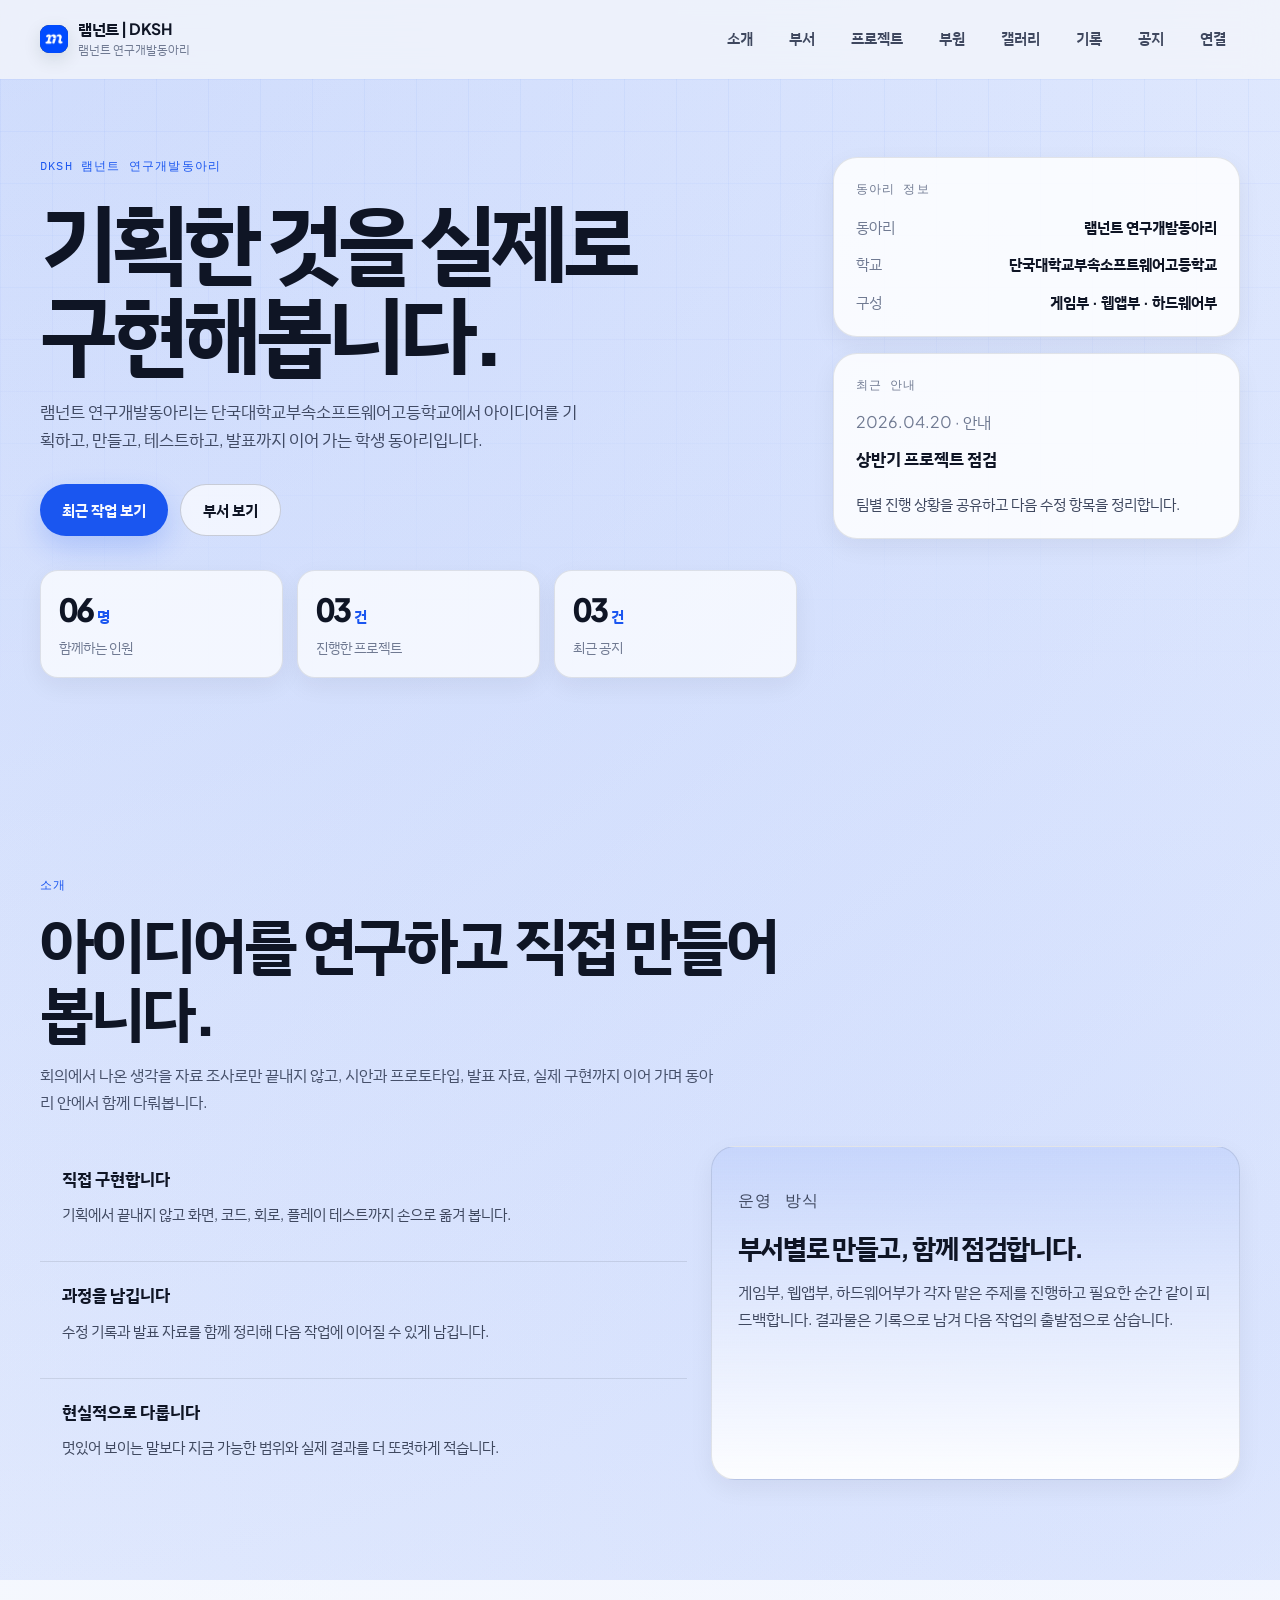
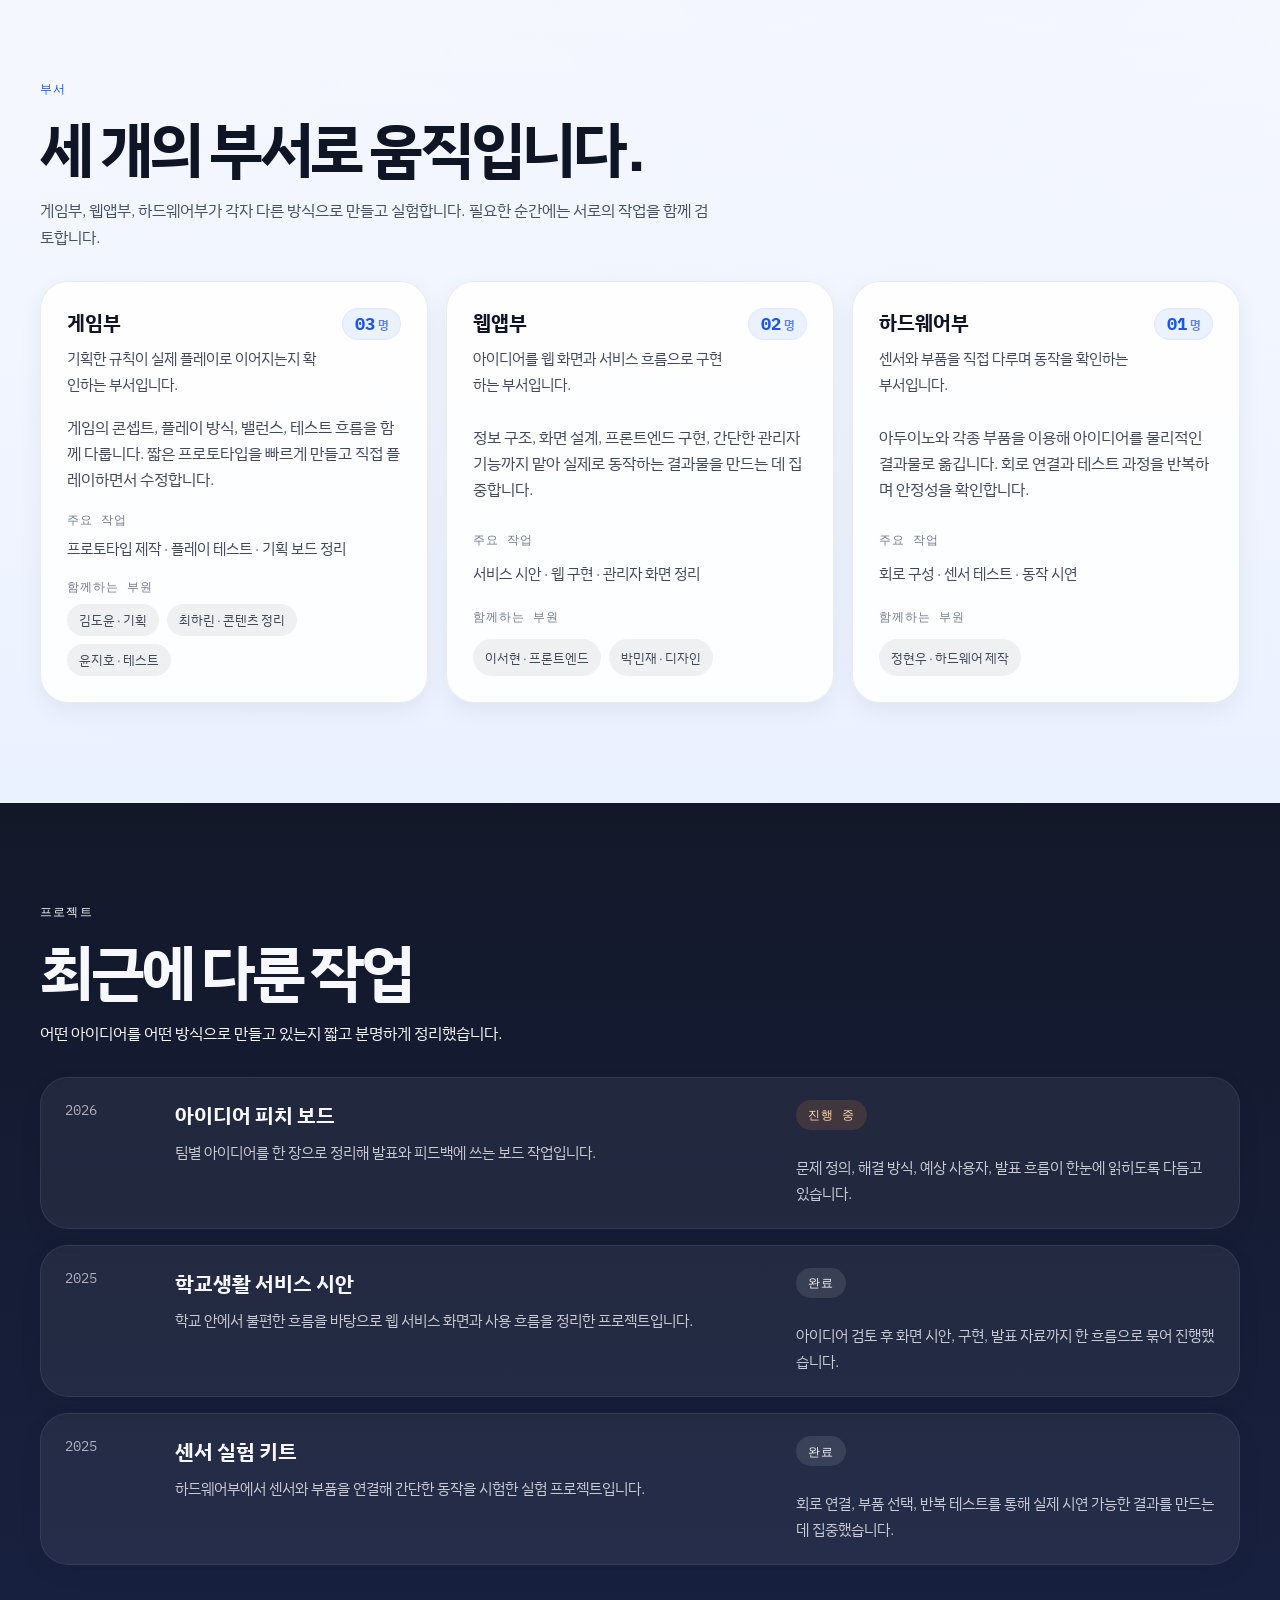
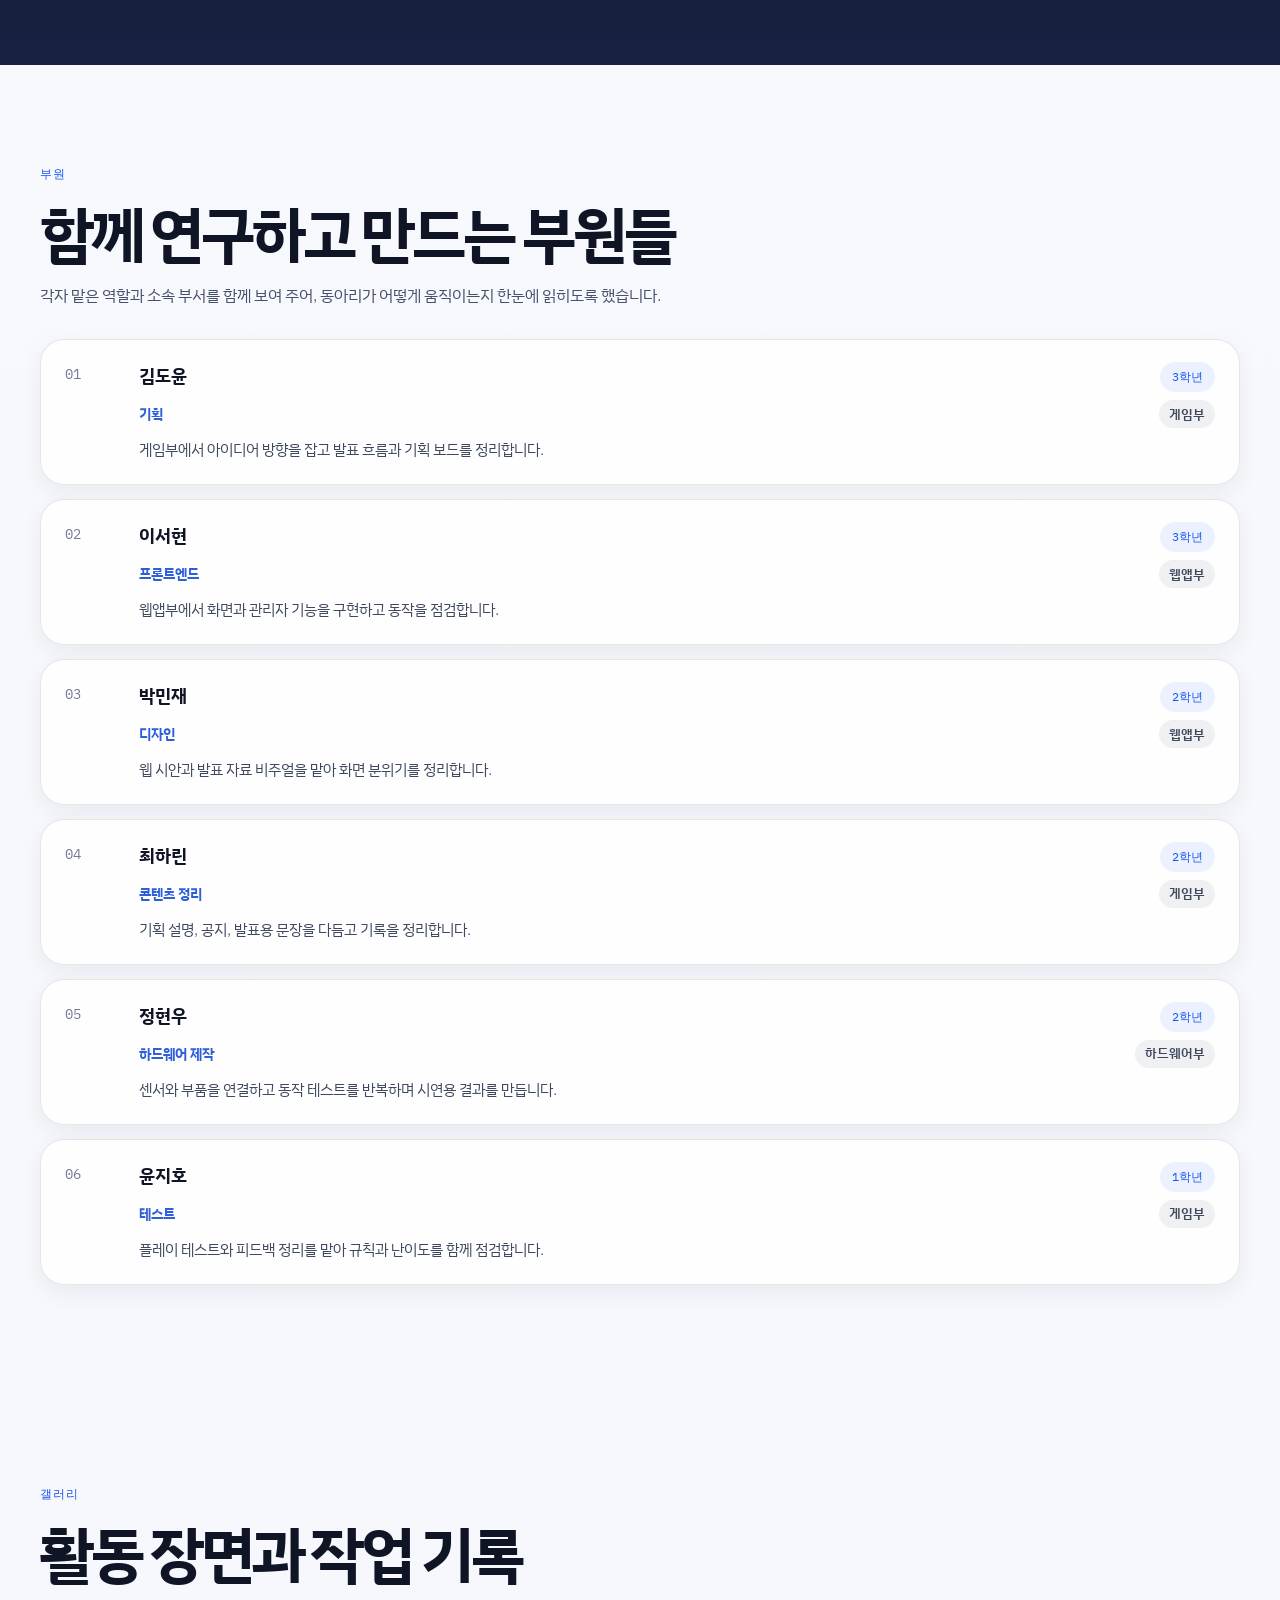
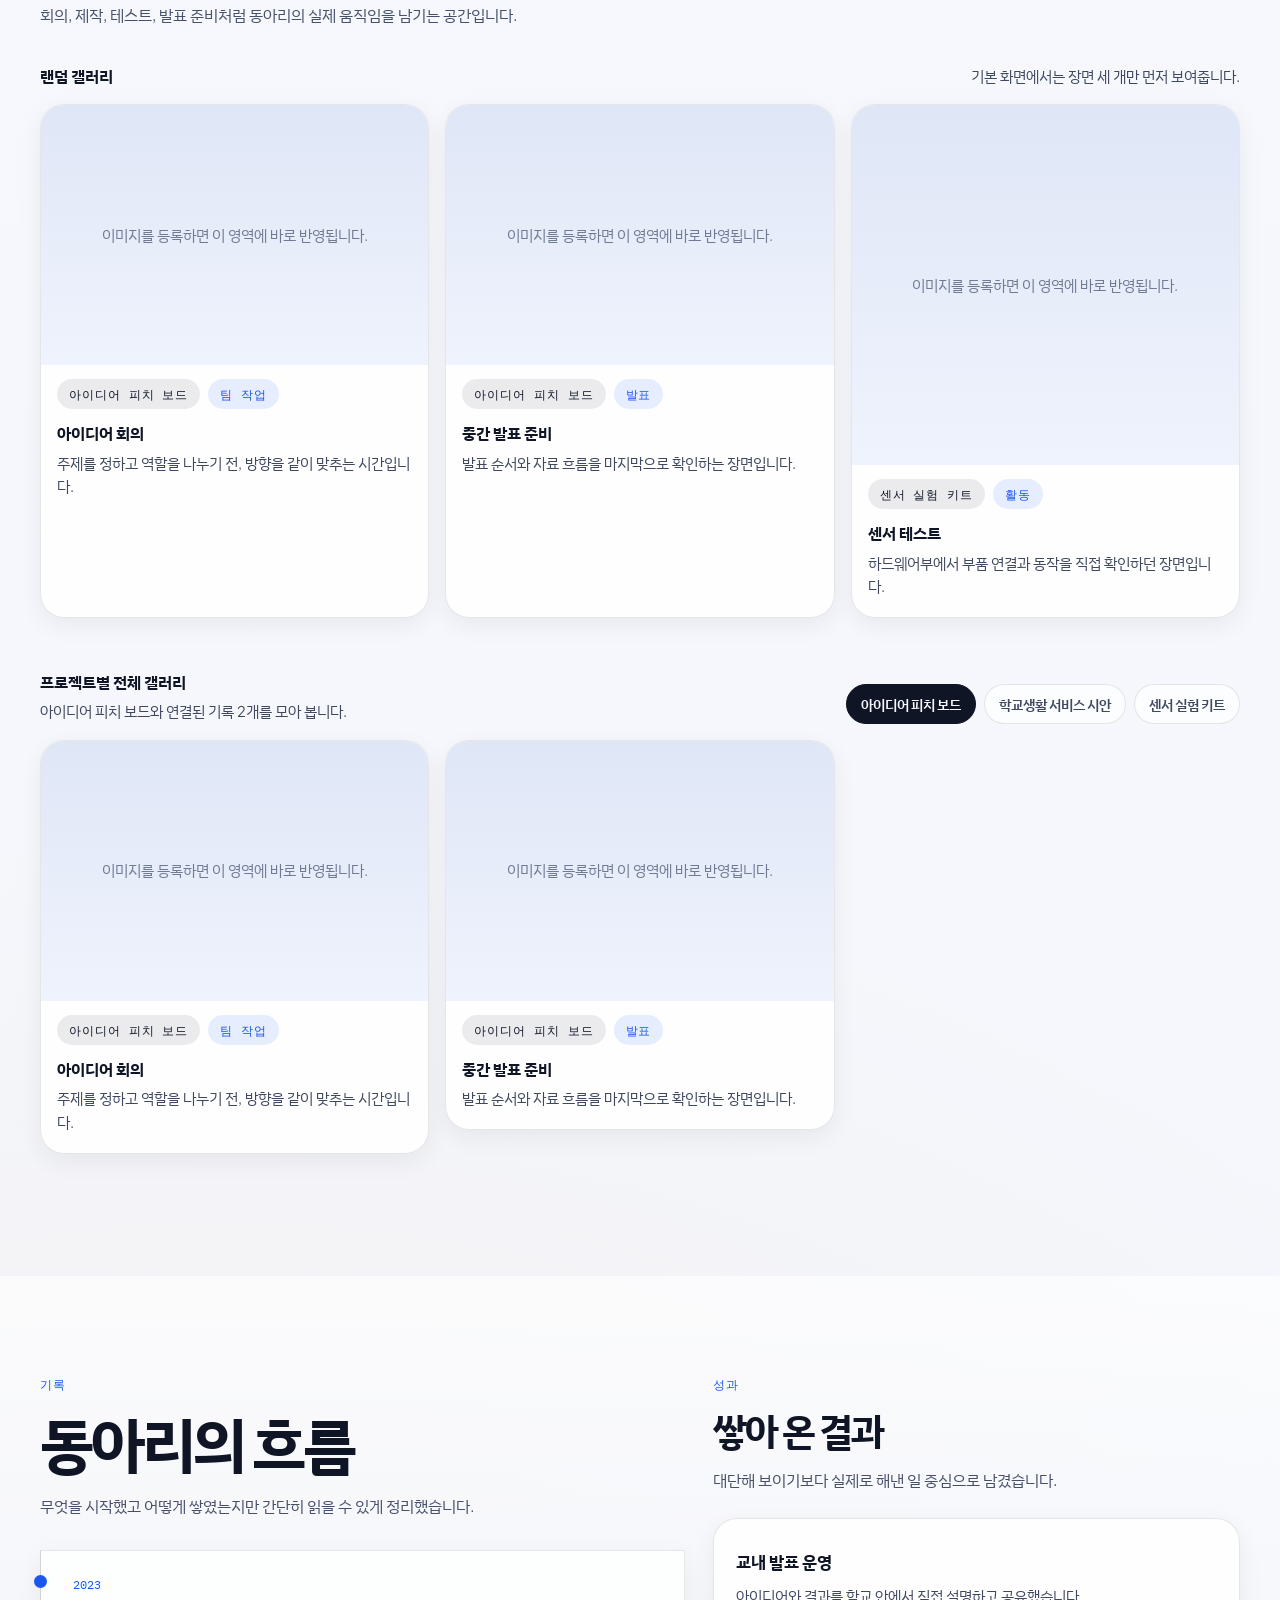
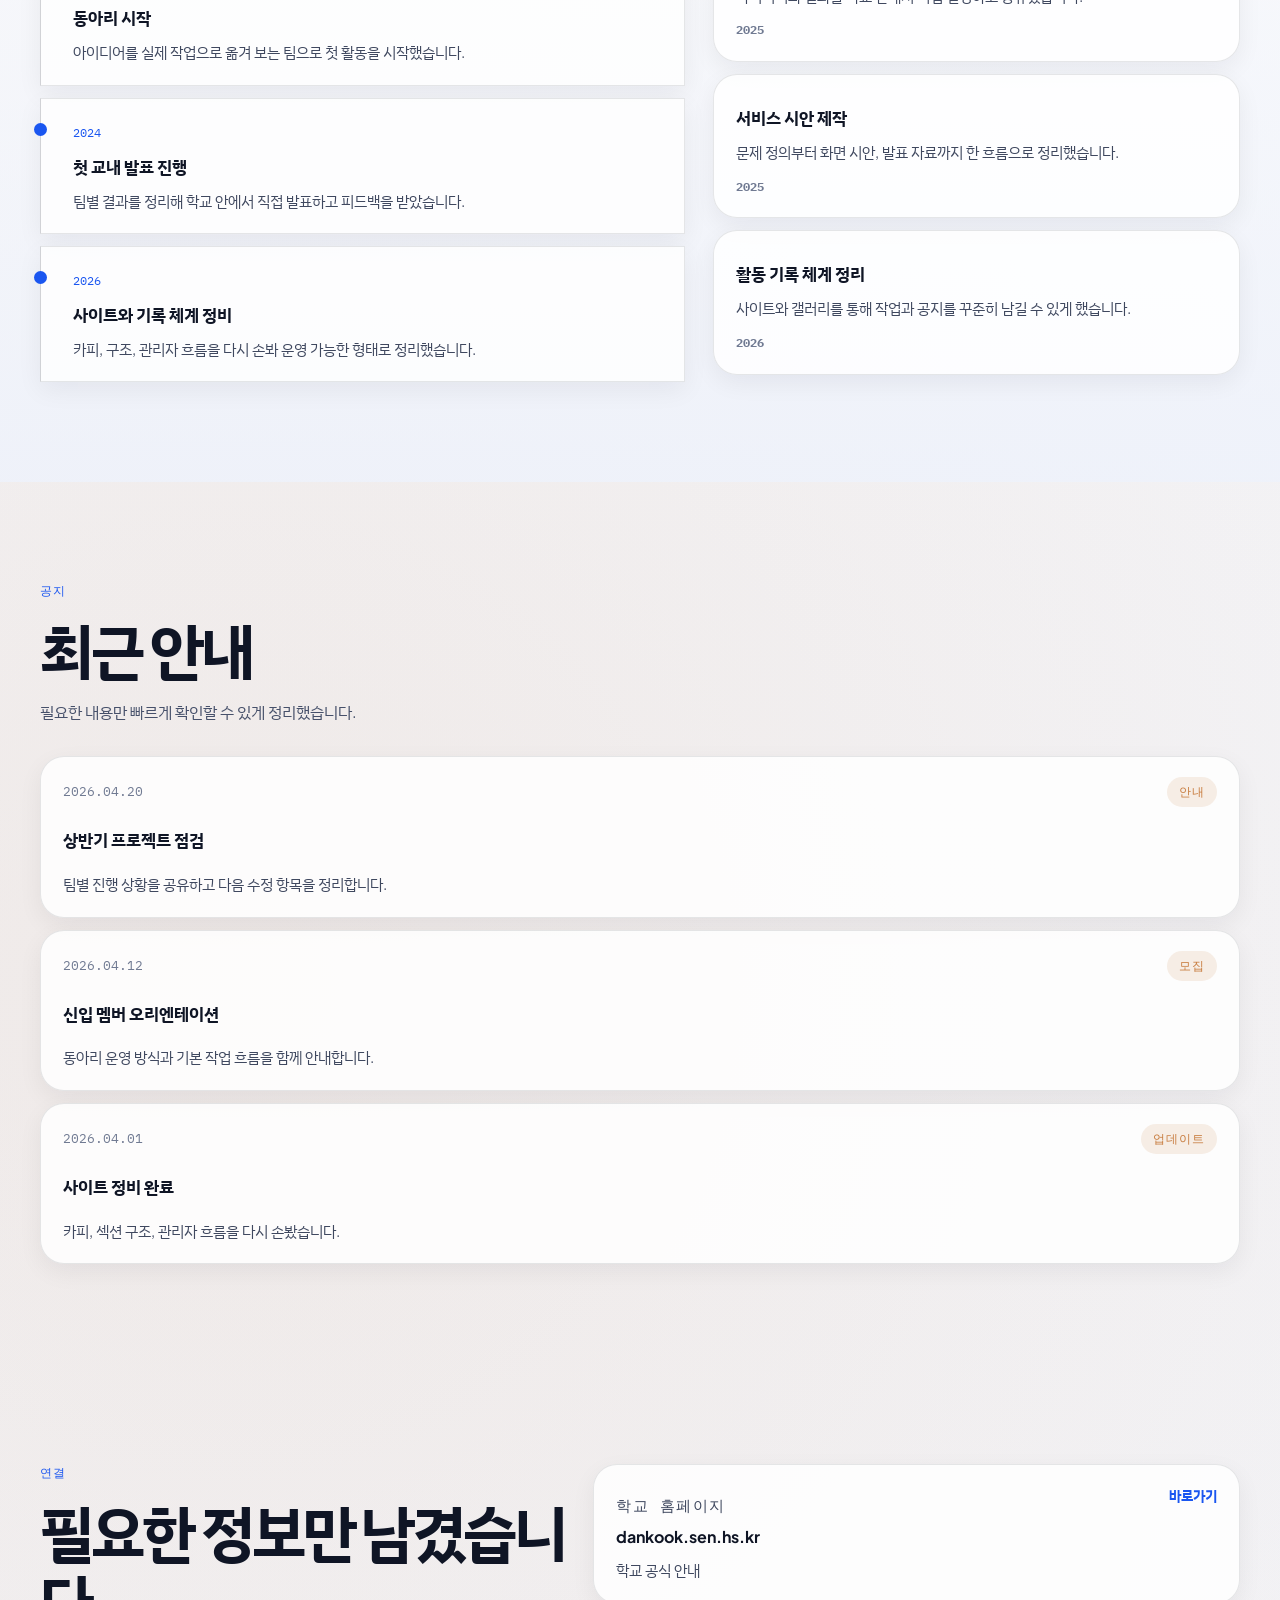
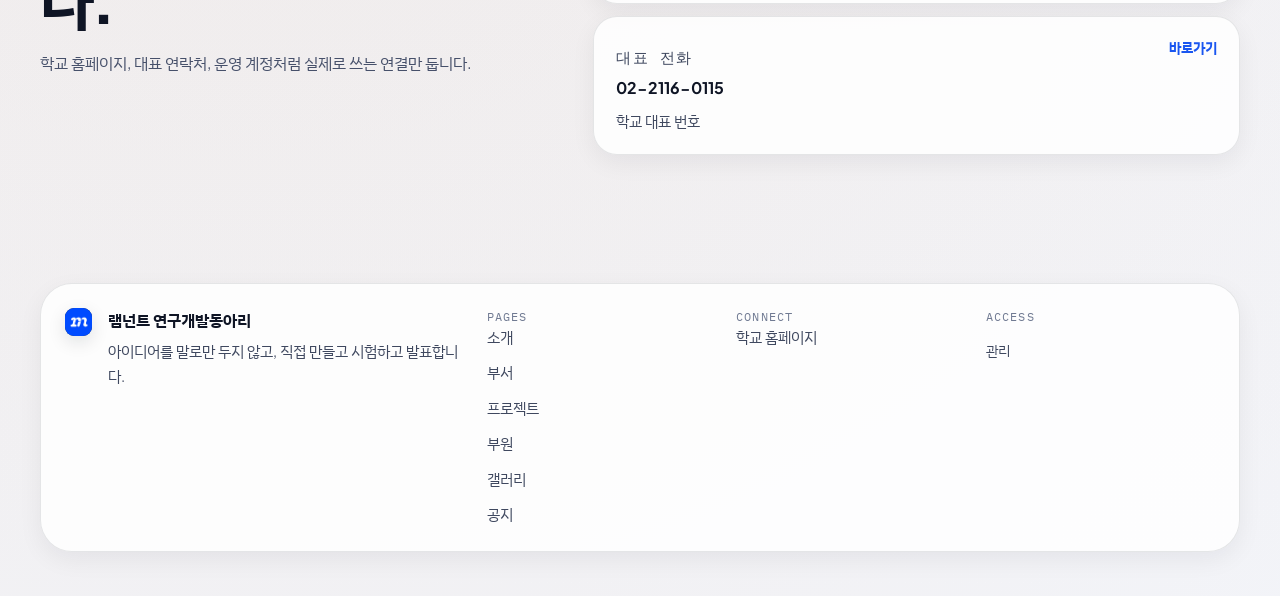
<file: index.html>
<!DOCTYPE html>
<html lang="ko">
<head>
  <meta charset="UTF-8">
  <meta name="viewport" content="width=device-width, initial-scale=1.0">
  <meta name="description" content="단국대학교부속소프트웨어고등학교(DKSH) 램넌트 연구개발동아리">
  <meta property="og:title" content="램넌트 | DKSH">
  <meta property="og:description" content="단국대학교부속소프트웨어고등학교(DKSH) 램넌트 연구개발동아리">
  <meta property="og:type" content="website">
  <title>램넌트 | DKSH</title>
  <link rel="stylesheet" href="css/style.css">
</head>
<body>
  <div class="site-root">
    <header class="site-header" id="siteHeader">
      <div class="container header-inner">
        <a class="brand-link" href="#home" data-scroll-target="home" aria-label="램넌트 연구개발동아리 홈">
          <span class="brand-mark">
            <img src="assets/logo.png" alt="램넌트 로고">
          </span>
          <span class="brand-copy">
            <strong id="brandNameHeader">램넌트 연구개발동아리</strong>
            <span id="brandMetaHeader">단국대학교부속소프트웨어고등학교 · DKSH</span>
          </span>
        </a>

        <nav class="site-nav" aria-label="주요 메뉴">
          <a href="#about" data-scroll-target="about">소개</a>
          <a href="#departments" data-scroll-target="departments">부서</a>
          <a href="#projects" data-scroll-target="projects">프로젝트</a>
          <a href="#team" data-scroll-target="team">부원</a>
          <a href="#gallery" data-scroll-target="gallery">갤러리</a>
          <a href="#history" data-scroll-target="history">기록</a>
          <a href="#notices" data-scroll-target="notices">공지</a>
          <a href="#contact" data-scroll-target="contact">연결</a>
        </nav>

        <button class="menu-button" id="menuButton" aria-controls="mobileNav" aria-expanded="false">
          <span></span>
          <span></span>
          <span></span>
        </button>
      </div>

      <nav class="mobile-nav" id="mobileNav" aria-label="모바일 메뉴">
        <a href="#about" data-scroll-target="about">소개</a>
        <a href="#departments" data-scroll-target="departments">부서</a>
        <a href="#projects" data-scroll-target="projects">프로젝트</a>
        <a href="#team" data-scroll-target="team">부원</a>
        <a href="#gallery" data-scroll-target="gallery">갤러리</a>
        <a href="#history" data-scroll-target="history">기록</a>
        <a href="#notices" data-scroll-target="notices">공지</a>
        <a href="#contact" data-scroll-target="contact">연결</a>
      </nav>
    </header>

    <main>
      <section class="hero section-anchor" id="home">
        <div class="hero-grid" aria-hidden="true"></div>
        <div class="container hero-inner">
          <div class="hero-main">
            <p class="section-kicker" id="heroEyebrow"></p>
            <h1 class="hero-title" id="heroTitle"></h1>
            <p class="hero-body" id="heroBody"></p>

            <div class="hero-actions">
              <a class="button button-primary" href="#projects" data-scroll-target="projects" id="heroPrimaryAction"></a>
              <a class="button button-secondary" href="#departments" data-scroll-target="departments" id="heroSecondaryAction"></a>
            </div>

            <div class="hero-stats" id="heroStats"></div>
          </div>

          <aside class="hero-aside">
            <div class="hero-aside-card">
              <p class="card-label" id="heroIdentityLabel">동아리 정보</p>
              <div class="identity-list" id="heroIdentity"></div>
            </div>

            <div class="hero-aside-card">
              <p class="card-label" id="heroLatestLabel">최근 안내</p>
              <div class="hero-latest" id="heroLatestNotice"></div>
            </div>
          </aside>
        </div>
      </section>

      <section class="section intro-section section-anchor" id="about">
        <div class="container">
          <div class="section-head">
            <p class="section-kicker" id="introEyebrow"></p>
            <h2 class="section-title" id="introTitle"></h2>
            <p class="section-body" id="introBody"></p>
          </div>

          <div class="intro-layout">
            <div class="principle-list" id="introPrinciples"></div>
            <div class="intro-side-card">
              <p class="card-label" id="introSideLabel"></p>
              <h3 id="introSideTitle"></h3>
              <p id="introSideBody"></p>
            </div>
          </div>
        </div>
      </section>

      <section class="section department-section section-anchor" id="departments">
        <div class="container">
          <div class="section-head">
            <p class="section-kicker" id="departmentEyebrow"></p>
            <h2 class="section-title" id="departmentTitle"></h2>
            <p class="section-body" id="departmentBody"></p>
          </div>

          <div class="department-list" id="departmentList"></div>
        </div>
      </section>

      <section class="section project-section section-anchor" id="projects">
        <div class="container">
          <div class="section-head section-head-light">
            <p class="section-kicker" id="projectEyebrow"></p>
            <h2 class="section-title" id="projectTitle"></h2>
            <p class="section-body" id="projectBody"></p>
          </div>

          <div class="project-list" id="projectList"></div>
        </div>
      </section>

      <section class="section team-section section-anchor" id="team">
        <div class="container">
          <div class="section-head">
            <p class="section-kicker" id="teamEyebrow"></p>
            <h2 class="section-title" id="teamTitle"></h2>
            <p class="section-body" id="teamBody"></p>
          </div>

          <div class="team-list" id="teamList"></div>
        </div>
      </section>

      <section class="section gallery-section section-anchor" id="gallery">
        <div class="container">
          <div class="gallery-head">
            <div class="section-head">
              <p class="section-kicker" id="galleryEyebrow"></p>
              <h2 class="section-title" id="galleryTitle"></h2>
              <p class="section-body" id="galleryBody"></p>
            </div>
          </div>

          <div class="gallery-spotlight">
            <div class="gallery-subhead">
              <p class="gallery-subtitle">랜덤 갤러리</p>
              <p class="gallery-subcopy">기본 화면에서는 장면 세 개만 먼저 보여줍니다.</p>
            </div>
            <div class="gallery-spotlight-grid" id="gallerySpotlightGrid"></div>
          </div>

          <div class="gallery-browser">
            <div class="gallery-browser-head">
              <div>
                <p class="gallery-subtitle">프로젝트별 전체 갤러리</p>
                <p class="gallery-subcopy" id="galleryProjectSummary"></p>
              </div>
              <div class="gallery-filters" id="galleryFilters"></div>
            </div>
            <div class="gallery-grid gallery-grid-project" id="galleryGrid"></div>
            <div class="gallery-more" id="galleryMore"></div>
          </div>
        </div>
      </section>

      <section class="section record-section section-anchor" id="history">
        <div class="container record-layout">
          <div>
            <div class="section-head">
              <p class="section-kicker" id="historyEyebrow"></p>
              <h2 class="section-title" id="historyTitle"></h2>
              <p class="section-body" id="historyBody"></p>
            </div>

            <div class="timeline-list" id="timelineList"></div>
          </div>

          <div>
            <div class="section-head compact-head">
              <p class="section-kicker" id="achievementEyebrow"></p>
              <h2 class="section-title compact-title" id="achievementTitle"></h2>
              <p class="section-body" id="achievementBody"></p>
            </div>

            <div class="achievement-list" id="achievementList"></div>
          </div>
        </div>
      </section>

      <section class="section notice-section section-anchor" id="notices">
        <div class="container">
          <div class="section-head">
            <p class="section-kicker" id="noticeEyebrow"></p>
            <h2 class="section-title" id="noticeTitle"></h2>
            <p class="section-body" id="noticeBody"></p>
          </div>

          <div class="notice-list" id="noticeList"></div>
        </div>
      </section>

      <section class="section contact-section section-anchor" id="contact">
        <div class="container contact-layout">
          <div class="section-head">
            <p class="section-kicker" id="contactEyebrow"></p>
            <h2 class="section-title" id="contactTitle"></h2>
            <p class="section-body" id="contactBody"></p>
          </div>

          <div class="contact-cards" id="contactCards"></div>
        </div>
      </section>
    </main>

    <footer class="site-footer">
      <div class="container footer-inner">
        <div class="footer-brand">
          <span class="brand-mark">
            <img src="assets/logo.png" alt="램넌트 로고">
          </span>
          <div>
            <strong id="footerBrandTitle">램넌트 연구개발동아리</strong>
            <p id="footerNote"></p>
          </div>
        </div>

        <div class="footer-column">
          <p class="footer-label" id="footerPagesLabel"></p>
          <div class="footer-links" id="footerPageLinks"></div>
        </div>

        <div class="footer-column">
          <p class="footer-label" id="footerConnectLabel"></p>
          <div class="footer-links" id="footerConnectLinks"></div>
        </div>

        <div class="footer-column footer-access">
          <p class="footer-label" id="footerAccessLabel"></p>
          <button class="footer-admin-link" id="adminEntryButton">관리</button>
        </div>
      </div>
    </footer>
  </div>

  <div class="modal-shell" id="loginModal" aria-hidden="true">
    <div class="modal-panel">
      <div class="modal-head">
        <div>
          <p class="section-kicker">관리자</p>
          <h3>운영 화면에 들어갑니다.</h3>
        </div>
        <button class="modal-close" data-close-modal="loginModal" aria-label="닫기">×</button>
      </div>

      <p class="modal-copy">사이트 운영용 화면입니다. 비밀번호를 입력하면 콘텐츠와 갤러리 항목을 수정할 수 있습니다.</p>
      <label class="field-label" for="adminPassword">비밀번호</label>
      <input class="field-input" id="adminPassword" type="password" placeholder="비밀번호 입력">
      <p class="form-feedback" id="loginFeedback"></p>

      <div class="modal-actions">
        <button class="button button-secondary" data-close-modal="loginModal">취소</button>
        <button class="button button-primary" id="loginSubmitButton">들어가기</button>
      </div>
    </div>
  </div>

  <div class="modal-shell" id="galleryModal" aria-hidden="true">
    <div class="gallery-modal-panel">
      <button class="modal-close gallery-modal-close" data-close-modal="galleryModal" aria-label="닫기">×</button>
      <div class="gallery-modal-image" id="galleryModalImage"></div>
      <div class="gallery-modal-copy">
        <p class="section-kicker" id="galleryModalCategory"></p>
        <h3 id="galleryModalTitle"></h3>
        <p id="galleryModalBody"></p>
      </div>
    </div>
  </div>

  <div class="admin-shell" id="adminShell" aria-hidden="true">
    <div class="admin-backdrop"></div>
    <div class="admin-window">
      <aside class="admin-sidebar">
        <div class="admin-sidebar-head">
          <span class="brand-mark">
            <img src="assets/logo.png" alt="램넌트 로고">
          </span>
          <div>
            <strong id="adminBrandTitle">램넌트 운영 화면</strong>
            <p>사이트와 활동 기록을 한곳에서 관리합니다.</p>
          </div>
        </div>

        <nav class="admin-tabs" id="adminTabs"></nav>

        <div class="admin-sidebar-actions">
          <button class="button button-secondary button-block" id="adminCloseButton">닫기</button>
        </div>
      </aside>

      <section class="admin-content">
        <div class="admin-toolbar">
          <div>
            <p class="section-kicker">관리 화면</p>
            <h3 id="adminPanelTitle"></h3>
          </div>

          <div class="admin-toolbar-actions">
            <p class="admin-status" id="adminStatus"></p>
            <button class="button button-secondary" id="restorePublishedButton">게시본 다시 불러오기</button>
          </div>
        </div>

        <div class="admin-scroll" id="adminPanelContent"></div>
      </section>
    </div>
  </div>

  <div class="toast" id="toast"></div>

  <script src="js/main.js"></script>
</body>
</html>
</file>
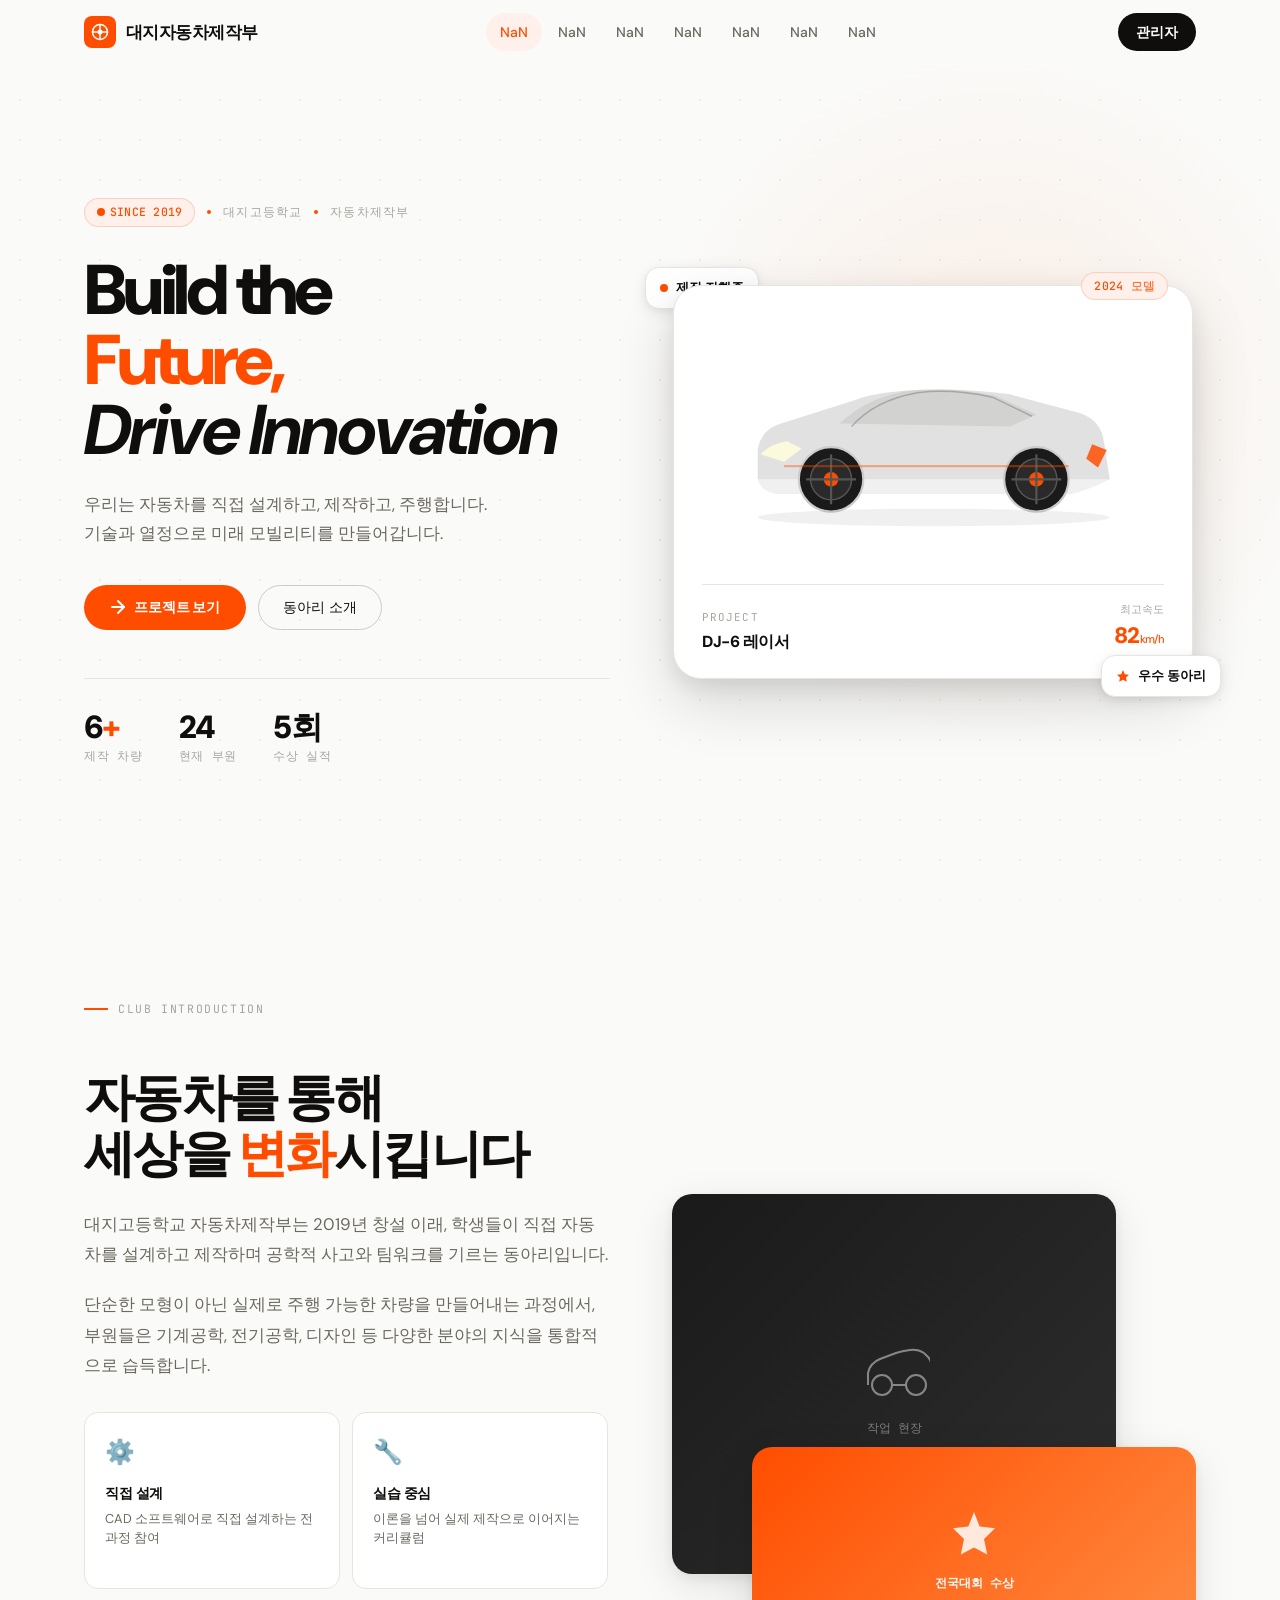
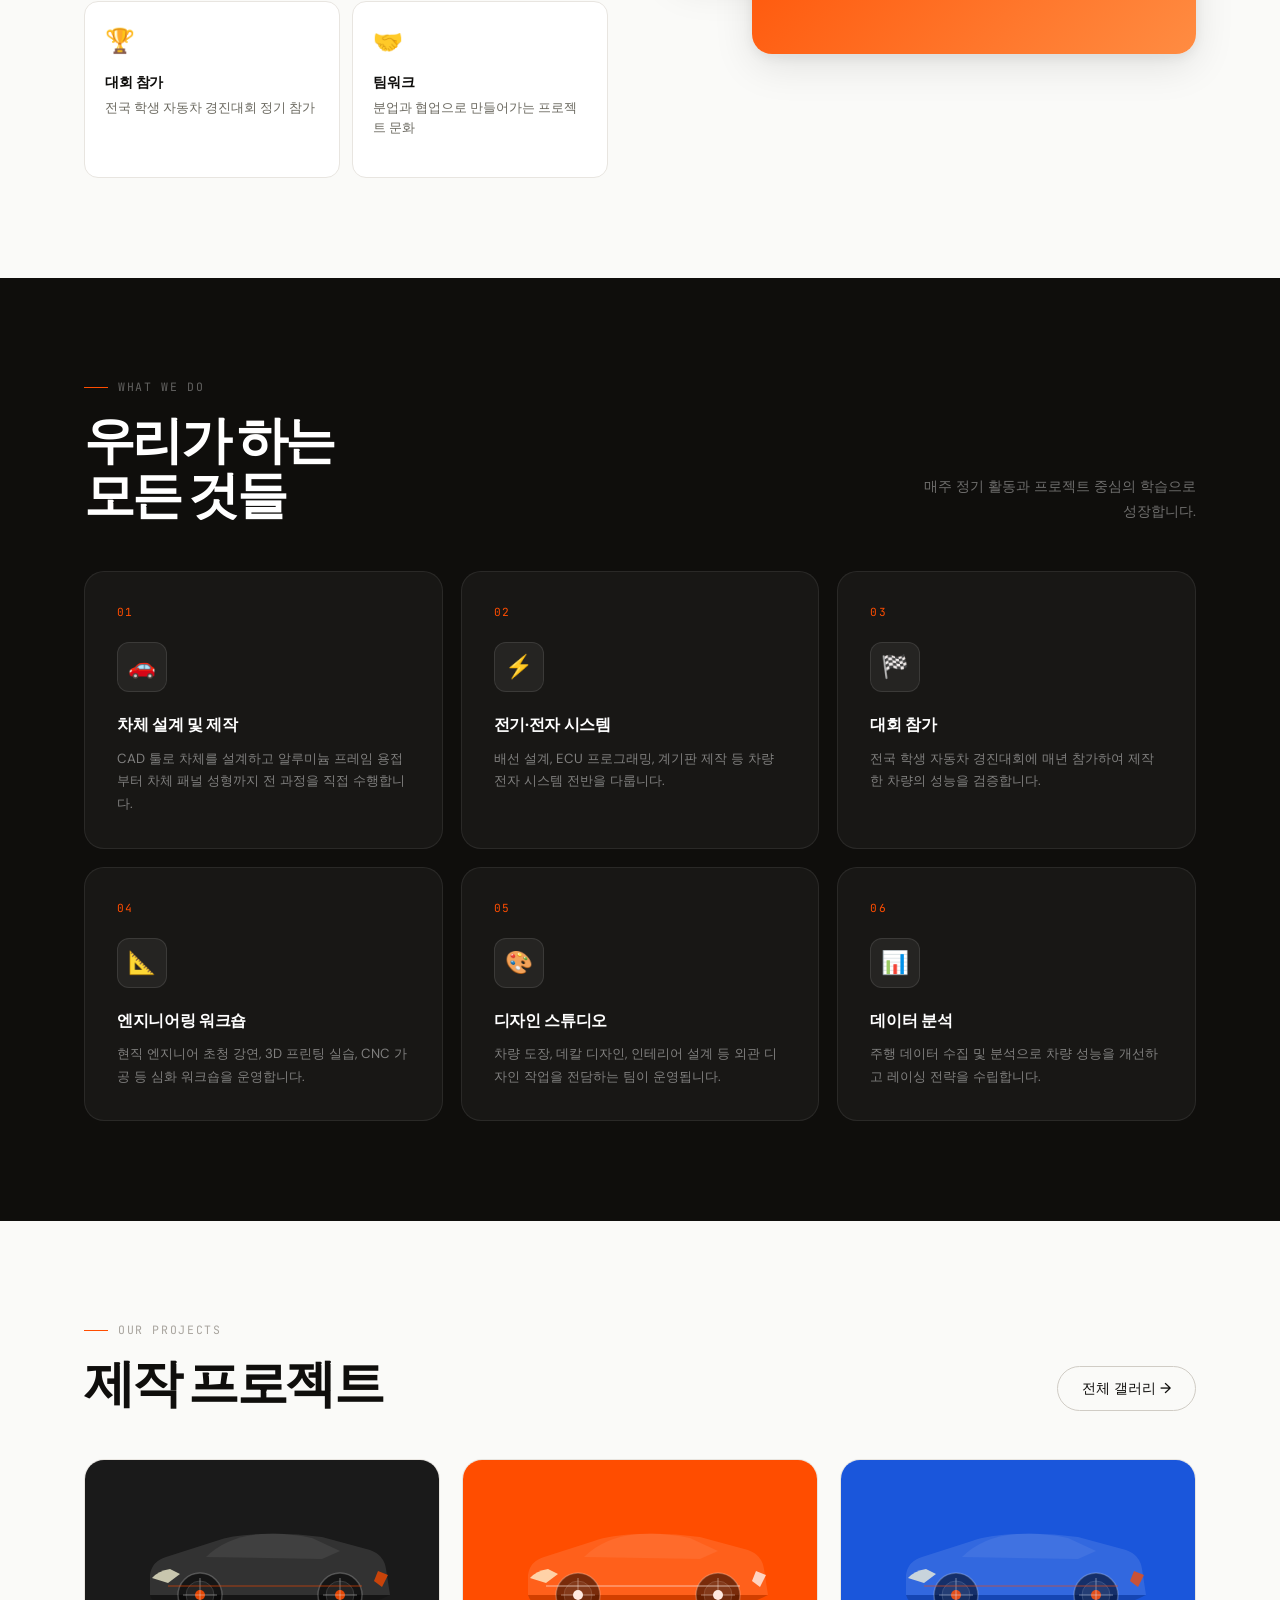
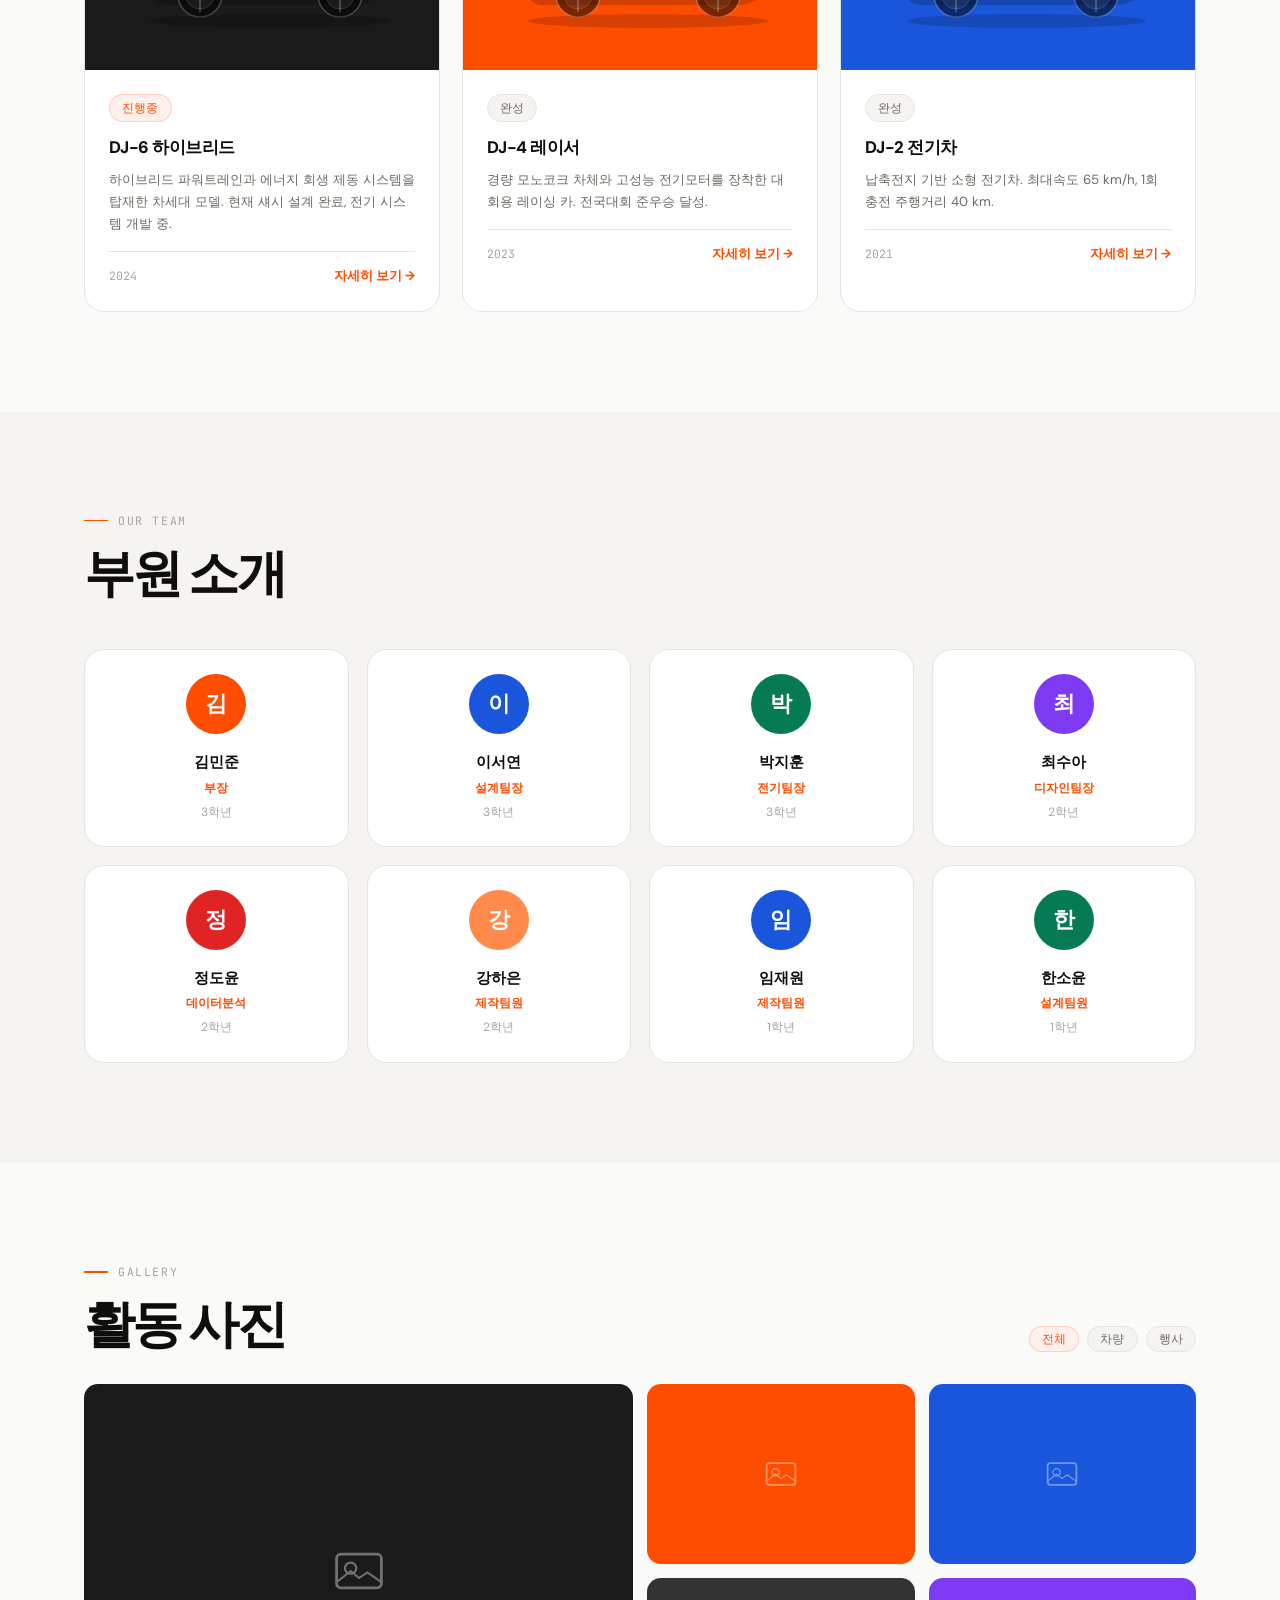
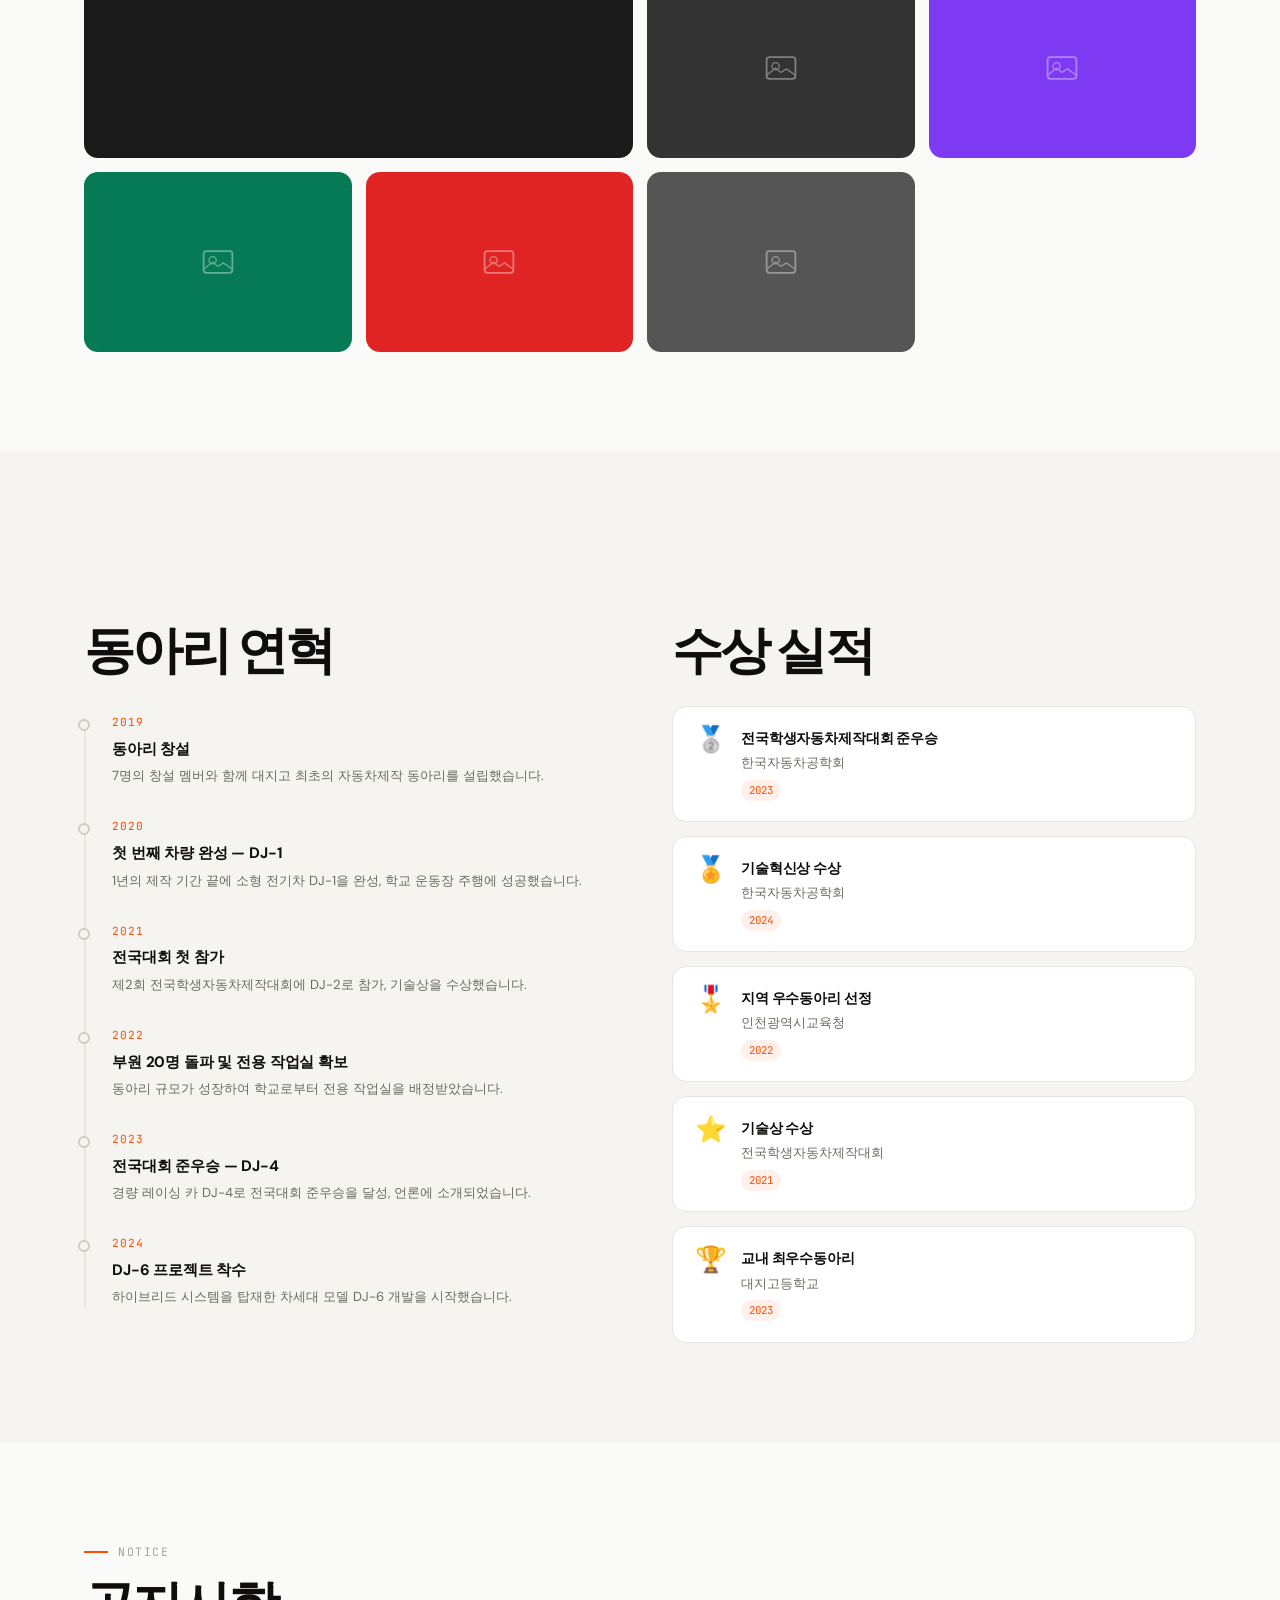
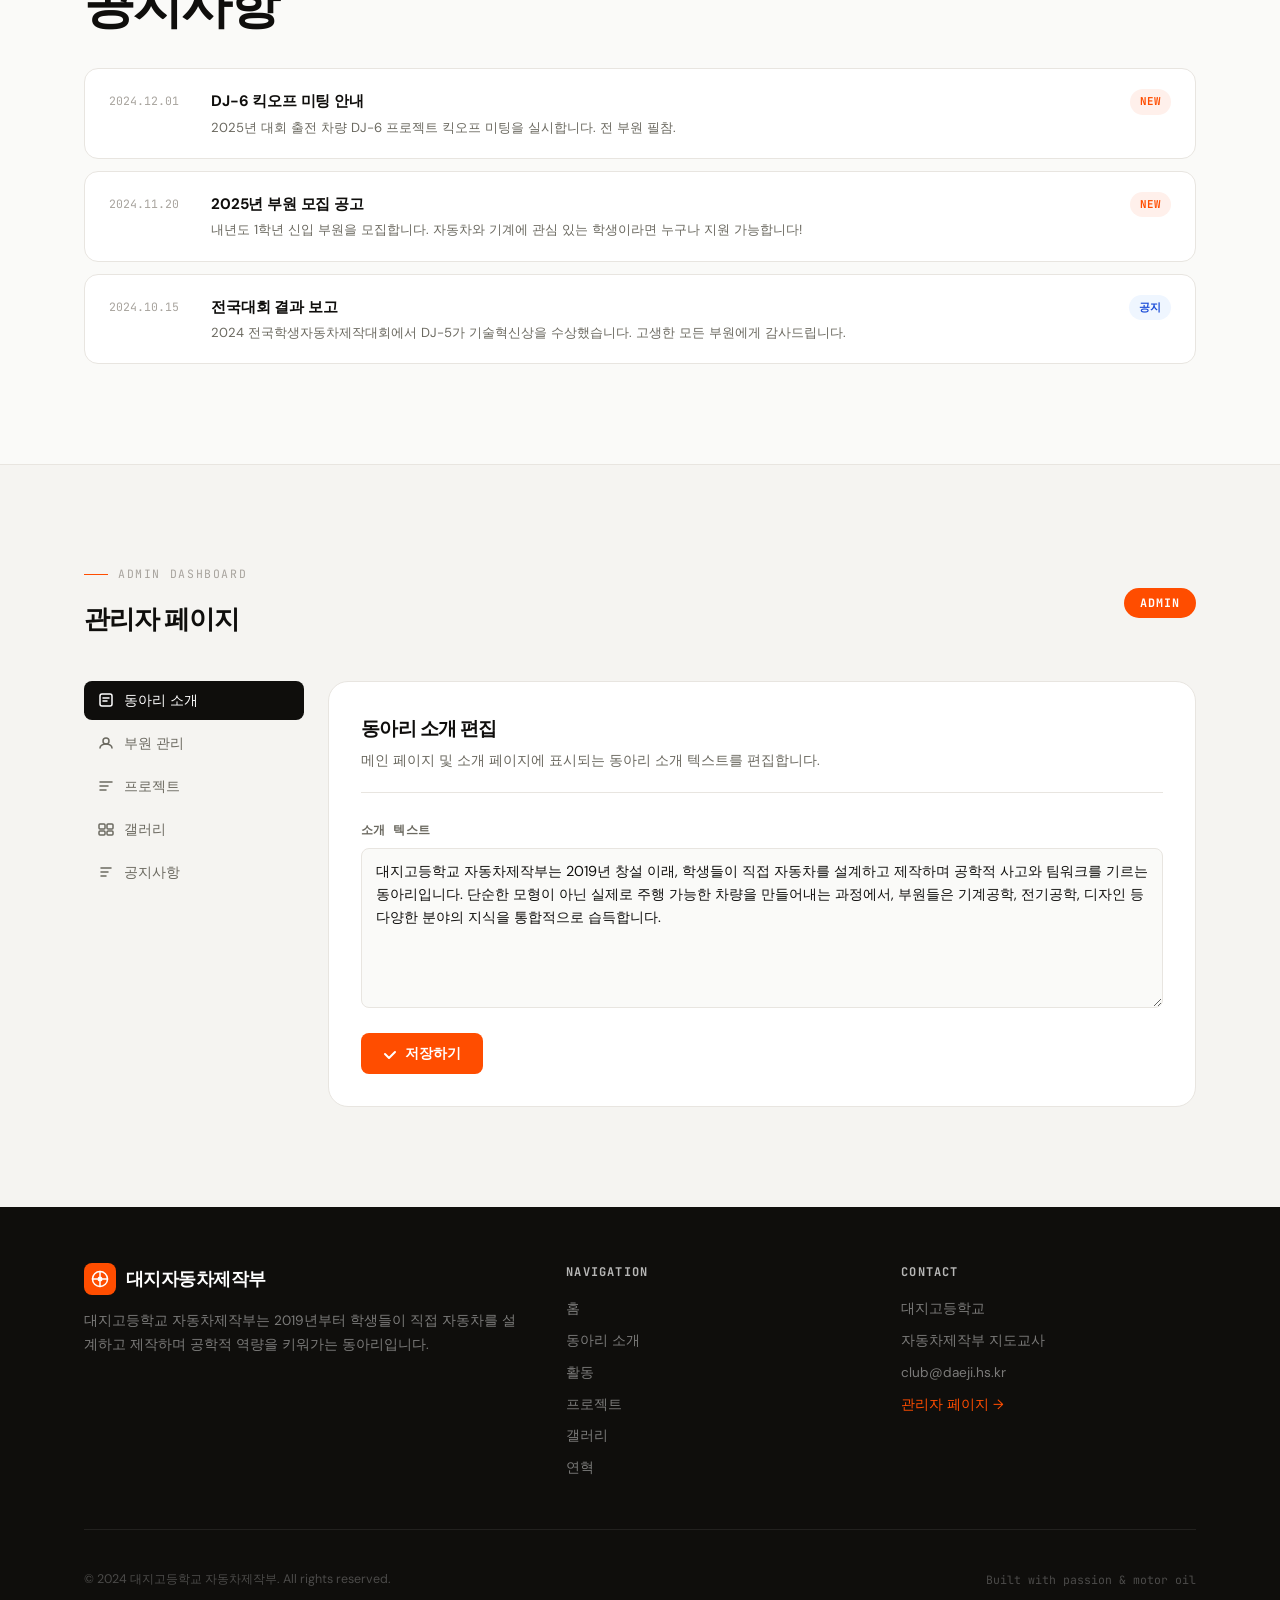
<file: daeji-auto-club/index.html>
<!DOCTYPE html>
<html lang="ko">
<head>
  <meta charset="UTF-8">
  <meta name="viewport" content="width=device-width, initial-scale=1.0">
  <meta name="description" content="대지고등학교 자동차제작부 — 직접 설계하고 제작하는 자동차 동아리">
  <meta property="og:title"       content="대지고 자동차제작부">
  <meta property="og:description" content="Build the Future, Drive Innovation">
  <meta property="og:type"        content="website">
  <title>대지고 자동차제작부</title>
  <link rel="stylesheet" href="css/style.css">
</head>
<body>

<!-- ════════════════════════════════════════
     NAVIGATION
     ════════════════════════════════════════ -->
<nav id="nav">
  <div class="nav-inner">

    <!-- Logo -->
    <a class="nav-logo" href="#home">
      <div class="logo-icon">
        <!-- Steering wheel icon -->
        <svg width="18" height="18" viewBox="0 0 18 18" fill="none">
          <circle cx="9" cy="9" r="7.5" stroke="white" stroke-width="1.5"/>
          <circle cx="9" cy="9" r="2.5" fill="white"/>
          <path d="M9 1.5 V6.5" stroke="white" stroke-width="1.5" stroke-linecap="round"/>
          <path d="M9 11.5 V16.5" stroke="white" stroke-width="1.5" stroke-linecap="round"/>
          <path d="M1.5 9 H6.5"   stroke="white" stroke-width="1.5" stroke-linecap="round"/>
          <path d="M11.5 9 H16.5" stroke="white" stroke-width="1.5" stroke-linecap="round"/>
        </svg>
      </div>
      <span>대지자동차제작부</span>
    </a>

    <!-- Desktop links -->
    <div class="nav-links">
      <div class="nav-link" data-target="home">홈</div>
      <div class="nav-link" data-target="about">소개</div>
      <div class="nav-link" data-target="activities">활동</div>
      <div class="nav-link" data-target="projects">프로젝트</div>
      <div class="nav-link" data-target="gallery">갤러리</div>
      <div class="nav-link" data-target="history">연혁</div>
      <div class="nav-link" data-target="announcements">공지</div>
    </div>

    <div class="nav-right">
      <div class="nav-cta" onclick="document.getElementById('admin').scrollIntoView({behavior:'smooth'})">관리자</div>
      <!-- Hamburger -->
      <div class="nav-hamburger" id="burger" aria-label="메뉴">
        <span></span><span></span><span></span>
      </div>
    </div>

  </div>
</nav>

<!-- Mobile menu -->
<div id="mobileMenu">
  <div class="nav-link" data-target="home">홈</div>
  <div class="nav-link" data-target="about">소개</div>
  <div class="nav-link" data-target="activities">활동</div>
  <div class="nav-link" data-target="projects">프로젝트</div>
  <div class="nav-link" data-target="gallery">갤러리</div>
  <div class="nav-link" data-target="history">연혁</div>
  <div class="nav-link" data-target="announcements">공지</div>
  <div class="nav-link" data-target="admin">관리자</div>
</div>


<!-- ════════════════════════════════════════
     HERO
     ════════════════════════════════════════ -->
<section id="home">
  <!-- Decorative background -->
  <div class="hero-bg">
    <div class="hero-grid"></div>
    <div class="hero-glow"></div>
  </div>

  <div class="hero-inner">

    <!-- ── Left ── -->
    <div class="hero-content">

      <div class="hero-eyebrow reveal">
        <span class="tag accent-tag">
          <svg width="8" height="8" viewBox="0 0 8 8"><circle cx="4" cy="4" r="4" fill="#FF4D00"/></svg>
          Since 2019
        </span>
        <div class="hero-divider"></div>
        <span class="hero-year">대지고등학교</span>
        <div class="hero-divider"></div>
        <span class="hero-year">자동차제작부</span>
      </div>

      <h1 class="hero-h1 reveal" style="transition-delay:.1s">
        Build the<br>
        <span class="line-accent">Future,</span><br>
        <span class="line-italic">Drive Innovation</span>
      </h1>

      <p class="hero-sub reveal" style="transition-delay:.18s">
        우리는 자동차를 직접 설계하고, 제작하고, 주행합니다.<br>
        기술과 열정으로 미래 모빌리티를 만들어갑니다.
      </p>

      <div class="hero-actions reveal" style="transition-delay:.26s">
        <button class="btn-primary" onclick="document.getElementById('projects').scrollIntoView({behavior:'smooth'})">
          <svg viewBox="0 0 16 16" fill="none">
            <path d="M8 2L14 8L8 14" stroke="currentColor" stroke-width="2" stroke-linecap="round" stroke-linejoin="round"/>
            <path d="M2 8H14" stroke="currentColor" stroke-width="2" stroke-linecap="round"/>
          </svg>
          프로젝트 보기
        </button>
        <button class="btn-secondary" onclick="document.getElementById('about').scrollIntoView({behavior:'smooth'})">
          동아리 소개
        </button>
      </div>

      <!-- Stats -->
      <div class="hero-stats reveal" style="transition-delay:.35s">
        <div class="stat-item">
          <div class="num" data-target="6">0<span class="stat-sup accent">+</span></div>
          <div class="lbl">제작 차량</div>
        </div>
        <div class="stat-item">
          <div class="num" data-target="24">0</div>
          <div class="lbl">현재 부원</div>
        </div>
        <div class="stat-item">
          <div class="num" data-target="5">0<span class="stat-sup">회</span></div>
          <div class="lbl">수상 실적</div>
        </div>
      </div>
    </div><!-- /hero-content -->

    <!-- ── Right — Car card ── -->
    <div class="hero-visual reveal" style="transition-delay:.22s">
      <div class="hero-car-wrap">

        <!-- Floating badge top-left -->
        <div class="float-badge top-left">
          <div class="badge-live"></div>
          <span>제작 진행중</span>
        </div>

        <!-- Main card -->
        <div class="hero-car-card">
          <div class="hero-car-tag">
            <span class="tag accent-tag">2024 모델</span>
          </div>

          <!-- SVG car rendered by JS would ideally go here;
               for the static HTML we inline a version directly -->
          <svg viewBox="0 0 300 160" fill="none" xmlns="http://www.w3.org/2000/svg" style="width:100%;max-width:440px">
            <path d="M38 110L38 90Q40 76 54 72L104 56Q120 50 150 49Q180 48 210 52L258 65Q272 70 274 84L278 110" fill="rgba(15,14,12,.12)"/>
            <path d="M94 72Q114 52 148 49Q172 47 200 53L228 66L210 74Z" fill="rgba(15,14,12,.07)"/>
            <path d="M38 110Q40 118 50 120L252 120Q262 118 278 110Z" fill="rgba(0,0,0,.06)"/>
            <circle cx="88"  cy="110" r="22" fill="#1a1a1a" stroke="#ccc" stroke-width="1.5"/>
            <circle cx="88"  cy="110" r="14" fill="#2a2a2a" stroke="#555" stroke-width="1"/>
            <circle cx="88"  cy="110" r="5"  fill="#FF4D00"/>
            <circle cx="228" cy="110" r="22" fill="#1a1a1a" stroke="#ccc" stroke-width="1.5"/>
            <circle cx="228" cy="110" r="14" fill="#2a2a2a" stroke="#555" stroke-width="1"/>
            <circle cx="228" cy="110" r="5"  fill="#FF4D00"/>
            <line x1="88" y1="93"  x2="88"  y2="127" stroke="#555" stroke-width="1.5"/>
            <line x1="71" y1="110" x2="105" y2="110" stroke="#555" stroke-width="1.5"/>
            <line x1="228" y1="93" x2="228" y2="127" stroke="#555" stroke-width="1.5"/>
            <line x1="211" y1="110" x2="245" y2="110" stroke="#555" stroke-width="1.5"/>
            <path d="M40 93Q46 86 58 84L68 89L56 98Z" fill="rgba(255,253,220,.9)"/>
            <path d="M266 86L276 90L270 102L262 96Z" fill="#FF4D00" opacity=".85"/>
            <path d="M102 74Q118 56 147 51Q170 48 198 54L225 67" stroke="rgba(100,100,100,.4)" stroke-width="1" fill="none"/>
            <path d="M56 101L250 101" stroke="#FF4D00" stroke-width="1.5" opacity=".4"/>
            <ellipse cx="158" cy="136" rx="120" ry="6" fill="rgba(0,0,0,.06)"/>
          </svg>

          <div class="car-label">
            <div class="car-label-left">
              <div class="eyebrow">PROJECT</div>
              <div class="name">DJ-6 레이서</div>
            </div>
            <div class="car-label-right">
              <div class="eyebrow">최고속도</div>
              <div class="speed">82<span>km/h</span></div>
            </div>
          </div>
        </div><!-- /hero-car-card -->

        <!-- Floating badge bottom-right -->
        <div class="float-badge bot-right">
          <svg width="14" height="14" viewBox="0 0 14 14" fill="#FF4D00">
            <path d="M7 1L8.8 5.2L13 5.7L10 8.6L10.8 12.8L7 10.7L3.2 12.8L4 8.6L1 5.7L5.2 5.2L7 1Z"/>
          </svg>
          <span>우수 동아리</span>
        </div>

      </div><!-- /hero-car-wrap -->
    </div><!-- /hero-visual -->

  </div><!-- /hero-inner -->
</section>


<!-- ════════════════════════════════════════
     ABOUT
     ════════════════════════════════════════ -->
<section class="section" id="about">
  <div class="container">
    <div class="section-label reveal">Club Introduction</div>

    <div class="about-grid">

      <!-- Text side -->
      <div class="about-text reveal" style="transition-delay:.1s">
        <h2 class="section-title" style="margin-bottom:28px">
          자동차를 통해<br>
          세상을 <span class="accent">변화</span>시킵니다
        </h2>
        <p>
          대지고등학교 자동차제작부는 2019년 창설 이래, 학생들이 직접 자동차를 설계하고
          제작하며 공학적 사고와 팀워크를 기르는 동아리입니다.
        </p>
        <p>
          단순한 모형이 아닌 실제로 주행 가능한 차량을 만들어내는 과정에서,
          부원들은 기계공학, 전기공학, 디자인 등 다양한 분야의 지식을 통합적으로 습득합니다.
        </p>

        <div class="value-grid">
          <div class="value-card reveal">
            <div class="value-icon">⚙️</div>
            <h4>직접 설계</h4>
            <p>CAD 소프트웨어로 직접 설계하는 전 과정 참여</p>
          </div>
          <div class="value-card reveal" style="transition-delay:.1s">
            <div class="value-icon">🔧</div>
            <h4>실습 중심</h4>
            <p>이론을 넘어 실제 제작으로 이어지는 커리큘럼</p>
          </div>
          <div class="value-card reveal" style="transition-delay:.2s">
            <div class="value-icon">🏆</div>
            <h4>대회 참가</h4>
            <p>전국 학생 자동차 경진대회 정기 참가</p>
          </div>
          <div class="value-card reveal" style="transition-delay:.3s">
            <div class="value-icon">🤝</div>
            <h4>팀워크</h4>
            <p>분업과 협업으로 만들어가는 프로젝트 문화</p>
          </div>
        </div>
      </div>

      <!-- Visual stack -->
      <div class="about-visual reveal" style="transition-delay:.25s">
        <div class="about-img-1">
          <div class="img-inner">
            <svg width="72" height="72" viewBox="0 0 72 72" fill="none" opacity=".45">
              <path d="M10 54L10 42Q12 32 22 28L38 22Q44 20 52 19Q60 18 66 22L70 26Q74 30 74 40L74 54" fill="none" stroke="white" stroke-width="2"/>
              <circle cx="24" cy="54" r="10" stroke="white" stroke-width="2" fill="none"/>
              <circle cx="58" cy="54" r="10" stroke="white" stroke-width="2" fill="none"/>
              <path d="M34 54H48" stroke="white" stroke-width="2"/>
            </svg>
            <p style="margin-top:10px;color:rgba(255,255,255,.4);font-size:.75rem;font-family:'JetBrains Mono',monospace">작업 현장</p>
          </div>
        </div>
        <div class="about-img-2">
          <div class="img-inner">
            <svg width="52" height="52" viewBox="0 0 52 52" fill="none" opacity=".85">
              <path d="M26 4L31.6 18.4L47 20.2L36 31L39.2 46.4L26 39.4L12.8 46.4L16 31L5 20.2L20.4 18.4L26 4Z" fill="white"/>
            </svg>
            <p style="margin-top:8px;font-size:.75rem;font-weight:700;color:rgba(255,255,255,.95)">전국대회 수상</p>
          </div>
        </div>
      </div>

    </div>
  </div>
</section>


<!-- ════════════════════════════════════════
     ACTIVITIES (dark)
     ════════════════════════════════════════ -->
<section class="section activities-section" id="activities">
  <div class="container">

    <div class="act-header">
      <div>
        <div class="section-label reveal">What We Do</div>
        <h2 class="section-title reveal" style="transition-delay:.1s;max-width:440px">
          우리가 하는<br>모든 것들
        </h2>
      </div>
      <p class="act-desc-text reveal" style="transition-delay:.15s">
        매주 정기 활동과 프로젝트 중심의 학습으로 성장합니다.
      </p>
    </div>

    <div class="act-grid">
      <div class="act-card reveal">
        <div class="act-num">01</div>
        <div class="act-icon">🚗</div>
        <h3>차체 설계 및 제작</h3>
        <p>CAD 툴로 차체를 설계하고 알루미늄 프레임 용접부터 차체 패널 성형까지 전 과정을 직접 수행합니다.</p>
      </div>
      <div class="act-card reveal" style="transition-delay:.08s">
        <div class="act-num">02</div>
        <div class="act-icon">⚡</div>
        <h3>전기·전자 시스템</h3>
        <p>배선 설계, ECU 프로그래밍, 계기판 제작 등 차량 전자 시스템 전반을 다룹니다.</p>
      </div>
      <div class="act-card reveal" style="transition-delay:.16s">
        <div class="act-num">03</div>
        <div class="act-icon">🏁</div>
        <h3>대회 참가</h3>
        <p>전국 학생 자동차 경진대회에 매년 참가하여 제작한 차량의 성능을 검증합니다.</p>
      </div>
      <div class="act-card reveal" style="transition-delay:.24s">
        <div class="act-num">04</div>
        <div class="act-icon">📐</div>
        <h3>엔지니어링 워크숍</h3>
        <p>현직 엔지니어 초청 강연, 3D 프린팅 실습, CNC 가공 등 심화 워크숍을 운영합니다.</p>
      </div>
      <div class="act-card reveal" style="transition-delay:.32s">
        <div class="act-num">05</div>
        <div class="act-icon">🎨</div>
        <h3>디자인 스튜디오</h3>
        <p>차량 도장, 데칼 디자인, 인테리어 설계 등 외관 디자인 작업을 전담하는 팀이 운영됩니다.</p>
      </div>
      <div class="act-card reveal" style="transition-delay:.40s">
        <div class="act-num">06</div>
        <div class="act-icon">📊</div>
        <h3>데이터 분석</h3>
        <p>주행 데이터 수집 및 분석으로 차량 성능을 개선하고 레이싱 전략을 수립합니다.</p>
      </div>
    </div>

  </div>
</section>


<!-- ════════════════════════════════════════
     PROJECTS
     ════════════════════════════════════════ -->
<section class="section" id="projects">
  <div class="container">

    <div class="projects-header">
      <div>
        <div class="section-label reveal">Our Projects</div>
        <h2 class="section-title reveal" style="transition-delay:.1s">제작 프로젝트</h2>
      </div>
      <button class="btn-secondary reveal" style="transition-delay:.2s"
              onclick="document.getElementById('gallery').scrollIntoView({behavior:'smooth'})">
        전체 갤러리 →
      </button>
    </div>

    <!-- Rendered by JS -->
    <div class="proj-grid" id="projectGrid"></div>

  </div>
</section>


<!-- ════════════════════════════════════════
     MEMBERS
     ════════════════════════════════════════ -->
<section class="section members-section" id="members">
  <div class="container">
    <div class="section-label reveal">Our Team</div>
    <h2 class="section-title reveal" style="transition-delay:.1s;margin-bottom:0">부원 소개</h2>

    <!-- Rendered by JS -->
    <div class="members-grid" id="membersGrid"></div>
  </div>
</section>


<!-- ════════════════════════════════════════
     GALLERY
     ════════════════════════════════════════ -->
<section class="section" id="gallery">
  <div class="container">

    <div class="section-label reveal">Gallery</div>

    <div style="display:flex;justify-content:space-between;align-items:flex-end;flex-wrap:wrap;gap:16px;margin-bottom:8px">
      <h2 class="section-title reveal" style="transition-delay:.1s">활동 사진</h2>
      <div class="gallery-filter reveal" style="transition-delay:.2s">
        <button class="tag" id="filter-all"   onclick="filterGallery('all',   this)">전체</button>
        <button class="tag" id="filter-car"   onclick="filterGallery('car',   this)">차량</button>
        <button class="tag" id="filter-event" onclick="filterGallery('event', this)">행사</button>
      </div>
    </div>

    <!-- Rendered by JS -->
    <div class="gallery-grid" id="galleryGrid"></div>

  </div>
</section>


<!-- ════════════════════════════════════════
     HISTORY + ACHIEVEMENTS
     ════════════════════════════════════════ -->
<section class="section history-section" id="history">
  <div class="container">
    <div class="section-label reveal">History &amp; Achievements</div>

    <div class="history-grid">

      <!-- Timeline -->
      <div>
        <h2 class="section-title reveal" style="margin-bottom:36px;transition-delay:.1s">동아리 연혁</h2>
        <div class="timeline reveal" style="transition-delay:.2s">
          <div class="tl-item">
            <div class="tl-year">2019</div>
            <div class="tl-title">동아리 창설</div>
            <div class="tl-desc">7명의 창설 멤버와 함께 대지고 최초의 자동차제작 동아리를 설립했습니다.</div>
          </div>
          <div class="tl-item">
            <div class="tl-year">2020</div>
            <div class="tl-title">첫 번째 차량 완성 — DJ-1</div>
            <div class="tl-desc">1년의 제작 기간 끝에 소형 전기차 DJ-1을 완성, 학교 운동장 주행에 성공했습니다.</div>
          </div>
          <div class="tl-item">
            <div class="tl-year">2021</div>
            <div class="tl-title">전국대회 첫 참가</div>
            <div class="tl-desc">제2회 전국학생자동차제작대회에 DJ-2로 참가, 기술상을 수상했습니다.</div>
          </div>
          <div class="tl-item">
            <div class="tl-year">2022</div>
            <div class="tl-title">부원 20명 돌파 및 전용 작업실 확보</div>
            <div class="tl-desc">동아리 규모가 성장하여 학교로부터 전용 작업실을 배정받았습니다.</div>
          </div>
          <div class="tl-item">
            <div class="tl-year">2023</div>
            <div class="tl-title">전국대회 준우승 — DJ-4</div>
            <div class="tl-desc">경량 레이싱 카 DJ-4로 전국대회 준우승을 달성, 언론에 소개되었습니다.</div>
          </div>
          <div class="tl-item">
            <div class="tl-year">2024</div>
            <div class="tl-title">DJ-6 프로젝트 착수</div>
            <div class="tl-desc">하이브리드 시스템을 탑재한 차세대 모델 DJ-6 개발을 시작했습니다.</div>
          </div>
        </div>
      </div>

      <!-- Achievements (rendered by JS) -->
      <div>
        <h2 class="section-title reveal" style="margin-bottom:28px;transition-delay:.1s">수상 실적</h2>
        <div class="achieve-list" id="achieveList"></div>
      </div>

    </div>
  </div>
</section>


<!-- ════════════════════════════════════════
     ANNOUNCEMENTS
     ════════════════════════════════════════ -->
<section class="section" id="announcements">
  <div class="container">
    <div class="section-label reveal">Notice</div>
    <h2 class="section-title reveal" style="transition-delay:.1s">공지사항</h2>

    <!-- Rendered by JS -->
    <div class="ann-list" id="annList"></div>
  </div>
</section>


<!-- ════════════════════════════════════════
     ADMIN DASHBOARD
     ════════════════════════════════════════ -->
<section class="section admin-section" id="admin">
  <div class="container">

    <div class="admin-top">
      <div>
        <div class="section-label">Admin Dashboard</div>
        <h2 style="font-size:1.6rem;font-weight:900;letter-spacing:-.04em">관리자 페이지</h2>
      </div>
      <div class="admin-badge">ADMIN</div>
    </div>

    <div class="admin-layout">

      <!-- Sidebar -->
      <div class="admin-sidebar">
        <button class="admin-nav-btn active" data-panel="intro">
          <svg viewBox="0 0 16 16" fill="none">
            <rect x="2" y="2" width="12" height="12" rx="2" stroke="currentColor" stroke-width="1.5"/>
            <path d="M5 6h6M5 9h4" stroke="currentColor" stroke-width="1.5" stroke-linecap="round"/>
          </svg>
          동아리 소개
        </button>
        <button class="admin-nav-btn" data-panel="members">
          <svg viewBox="0 0 16 16" fill="none">
            <circle cx="8" cy="6" r="3" stroke="currentColor" stroke-width="1.5"/>
            <path d="M2 13c0-2.2 2.7-4 6-4s6 1.8 6 4" stroke="currentColor" stroke-width="1.5" stroke-linecap="round"/>
          </svg>
          부원 관리
        </button>
        <button class="admin-nav-btn" data-panel="projects">
          <svg viewBox="0 0 16 16" fill="none">
            <path d="M2 4h12M2 8h8M2 12h6" stroke="currentColor" stroke-width="1.5" stroke-linecap="round"/>
          </svg>
          프로젝트
        </button>
        <button class="admin-nav-btn" data-panel="gallery">
          <svg viewBox="0 0 16 16" fill="none">
            <rect x="1" y="3" width="6" height="5" rx="1" stroke="currentColor" stroke-width="1.5"/>
            <rect x="9" y="3" width="6" height="5" rx="1" stroke="currentColor" stroke-width="1.5"/>
            <rect x="1" y="10" width="6" height="4" rx="1" stroke="currentColor" stroke-width="1.5"/>
            <rect x="9" y="10" width="6" height="4" rx="1" stroke="currentColor" stroke-width="1.5"/>
          </svg>
          갤러리
        </button>
        <button class="admin-nav-btn" data-panel="announcements">
          <svg viewBox="0 0 16 16" fill="none">
            <path d="M3 4h10M3 8h7M3 12h5" stroke="currentColor" stroke-width="1.5" stroke-linecap="round"/>
          </svg>
          공지사항
        </button>
      </div>

      <!-- Panel (rendered by JS) -->
      <div class="admin-panel" id="adminPanel"></div>

    </div>
  </div>
</section>


<!-- ════════════════════════════════════════
     FOOTER
     ════════════════════════════════════════ -->
<footer>
  <div class="container">

    <div class="footer-grid">

      <div class="footer-brand">
        <div class="logo-wrap">
          <div class="logo-icon">
            <svg width="18" height="18" viewBox="0 0 18 18" fill="none">
              <circle cx="9" cy="9" r="7.5" stroke="white" stroke-width="1.5"/>
              <circle cx="9" cy="9" r="2.5" fill="white"/>
              <path d="M9 1.5V6.5M9 11.5V16.5M1.5 9H6.5M11.5 9H16.5" stroke="white" stroke-width="1.5" stroke-linecap="round"/>
            </svg>
          </div>
          <span class="logo-text">대지자동차제작부</span>
        </div>
        <p>
          대지고등학교 자동차제작부는 2019년부터 학생들이 직접 자동차를 설계하고
          제작하며 공학적 역량을 키워가는 동아리입니다.
        </p>
      </div>

      <div class="footer-col">
        <h5>Navigation</h5>
        <a onclick="document.getElementById('home').scrollIntoView({behavior:'smooth'})">홈</a>
        <a onclick="document.getElementById('about').scrollIntoView({behavior:'smooth'})">동아리 소개</a>
        <a onclick="document.getElementById('activities').scrollIntoView({behavior:'smooth'})">활동</a>
        <a onclick="document.getElementById('projects').scrollIntoView({behavior:'smooth'})">프로젝트</a>
        <a onclick="document.getElementById('gallery').scrollIntoView({behavior:'smooth'})">갤러리</a>
        <a onclick="document.getElementById('history').scrollIntoView({behavior:'smooth'})">연혁</a>
      </div>

      <div class="footer-col">
        <h5>Contact</h5>
        <a>대지고등학교</a>
        <a>자동차제작부 지도교사</a>
        <a>club@daeji.hs.kr</a>
        <a class="accent-link"
           onclick="document.getElementById('admin').scrollIntoView({behavior:'smooth'})">
          관리자 페이지 →
        </a>
      </div>

    </div>

    <div class="footer-bottom">
      <span>© 2024 대지고등학교 자동차제작부. All rights reserved.</span>
      <span style="font-family:'JetBrains Mono',monospace;font-size:.72rem">Built with passion &amp; motor oil</span>
    </div>

  </div>
</footer>


<!-- ════════════════════════════════════════
     GALLERY MODAL
     ════════════════════════════════════════ -->
<div id="modal-overlay">
  <div class="modal-box">
    <button class="modal-close-btn" id="modal-close">✕</button>
    <div class="modal-img" id="modalImg"></div>
    <div class="modal-body">
      <div class="tag" id="modalTag" style="margin-bottom:12px"></div>
      <h3 id="modalTitle"></h3>
      <p  id="modalDesc"></p>
    </div>
  </div>
</div>


<!-- ════════════════════════════════════════
     TOAST
     ════════════════════════════════════════ -->
<div id="toast">
  <div class="toast-check">✓</div>
  <span id="toastMsg">저장되었습니다!</span>
</div>


<!-- Script loaded last for best performance -->
<script src="js/main.js"></script>
</body>
</html>
</file>
<file: css/style.css>
@import url('https://fonts.googleapis.com/css2?family=Plus+Jakarta+Sans:wght@400;500;600;700;800&family=IBM+Plex+Sans+KR:wght@400;500;600;700&family=IBM+Plex+Mono:wght@400;500;600&display=swap');

:root {
  --accent: #1a56f0;
  --accent-deep: #123fc2;
  --accent-soft: rgba(26, 86, 240, 0.1);
  --sub-accent: #c77b3d;
  --bg: #f3f5fa;
  --surface: #ffffff;
  --surface-2: #eef2fb;
  --surface-3: #dfe6f6;
  --ink: #0f1525;
  --ink-soft: #3f485f;
  --ink-faint: #707a92;
  --line: rgba(15, 21, 37, 0.1);
  --line-strong: rgba(15, 21, 37, 0.18);
  --shadow-lg: 0 24px 60px rgba(15, 21, 37, 0.12);
  --shadow-md: 0 8px 24px rgba(15, 21, 37, 0.06);
  --radius-xl: 32px;
  --radius-lg: 24px;
  --radius-md: 18px;
  --radius-sm: 12px;
  --container: 1200px;
  --header-h: 78px;
  --ease: cubic-bezier(0.2, 0.8, 0.2, 1);
}

*,
*::before,
*::after {
  box-sizing: border-box;
}

html {
  scroll-behavior: smooth;
}

body {
  margin: 0;
  min-width: 320px;
  font-family: "Plus Jakarta Sans", "IBM Plex Sans KR", sans-serif;
  background:
    radial-gradient(circle at top left, rgba(26, 86, 240, 0.18), transparent 30%),
    radial-gradient(circle at 88% 16%, rgba(83, 129, 255, 0.13), transparent 26%),
    radial-gradient(circle at 18% 86%, rgba(199, 123, 61, 0.1), transparent 24%),
    linear-gradient(180deg, #f9fbff 0%, var(--bg) 100%);
  color: var(--ink);
  line-height: 1.55;
  -webkit-font-smoothing: antialiased;
  text-rendering: optimizeLegibility;
}

body.is-locked {
  overflow: hidden;
  height: 100dvh;
}

a {
  color: inherit;
  text-decoration: none;
}

button,
input,
textarea,
select {
  font: inherit;
}

button {
  border: 0;
  background: none;
  color: inherit;
  cursor: pointer;
}

img {
  display: block;
  max-width: 100%;
}

.site-root {
  position: relative;
}

.container {
  width: min(var(--container), calc(100% - 40px));
  margin: 0 auto;
}

.section-anchor {
  scroll-margin-top: calc(var(--header-h) + 24px);
}

.section {
  padding: 100px 0;
}

.section-kicker,
.card-label,
.footer-label,
.field-label,
.admin-status {
  margin: 0;
  font-family: "IBM Plex Mono", monospace;
  font-size: 0.75rem;
  line-height: 1.5;
  letter-spacing: 0.1em;
  text-transform: uppercase;
}

.section-kicker {
  color: var(--accent);
}

.section-head {
  max-width: 760px;
  margin-bottom: 30px;
}

.section-head-light .section-kicker,
.section-head-light .section-title,
.section-head-light .section-body {
  color: #f7f8fd;
}

.section-title {
  margin: 14px 0 0;
  font-size: clamp(2.2rem, 4.8vw, 4.8rem);
  line-height: 1.12;
  letter-spacing: -0.05em;
  font-weight: 800;
}

.compact-title {
  font-size: clamp(1.8rem, 3vw, 3rem);
}

.section-body {
  margin: 16px 0 0;
  max-width: 680px;
  color: #46506a;
  font-size: 1rem;
  line-height: 1.68;
}

.button {
  display: inline-flex;
  align-items: center;
  justify-content: center;
  min-height: 52px;
  padding: 0 22px;
  border-radius: 999px;
  font-size: 0.95rem;
  line-height: 1.45;
  font-weight: 700;
  transition:
    transform 0.22s var(--ease),
    background-color 0.22s var(--ease),
    border-color 0.22s var(--ease),
    color 0.22s var(--ease),
    box-shadow 0.22s var(--ease);
}

.button:hover {
  transform: translateY(-2px);
}

.button:active {
  transform: translateY(0);
}

.button-primary {
  background: var(--accent);
  color: #f7f9ff;
  box-shadow: 0 12px 28px rgba(26, 86, 240, 0.2);
}

.button-primary:hover {
  background: var(--accent-deep);
}

.button-secondary {
  border: 1px solid var(--line-strong);
  background: rgba(255, 255, 255, 0.68);
}

.button-secondary:hover {
  background: rgba(255, 255, 255, 0.92);
}

.button-block {
  width: 100%;
}

.site-header {
  position: sticky;
  top: 0;
  z-index: 50;
  background: rgba(243, 245, 250, 0.8);
  backdrop-filter: blur(16px);
  border-bottom: 1px solid transparent;
  transition: border-color 0.2s var(--ease), box-shadow 0.2s var(--ease);
}

.site-header.is-scrolled {
  border-color: var(--line);
  box-shadow: 0 10px 24px rgba(15, 21, 37, 0.05);
}

.header-inner {
  min-height: var(--header-h);
  display: flex;
  align-items: center;
  justify-content: space-between;
  gap: 24px;
}

.brand-link {
  display: inline-flex;
  align-items: center;
  gap: 10px;
}

.brand-mark {
  width: 28px;
  height: 28px;
  border-radius: 9px;
  overflow: hidden;
  background: rgba(15, 21, 37, 0.9);
  box-shadow: 0 6px 18px rgba(15, 21, 37, 0.12);
}

.brand-mark img {
  width: 100%;
  height: 100%;
  object-fit: cover;
}

.brand-copy {
  display: grid;
  gap: 2px;
  min-width: 0;
}

.brand-copy strong {
  font-size: 0.98rem;
  line-height: 1.28;
  letter-spacing: -0.03em;
  word-break: keep-all;
}

.brand-copy span {
  color: var(--ink-faint);
  font-size: 0.75rem;
  line-height: 1.45;
  word-break: keep-all;
}

.site-nav {
  display: flex;
  align-items: center;
  gap: 8px;
}

.site-nav a,
.mobile-nav a {
  border-radius: 999px;
  color: var(--ink-soft);
  font-size: 0.92rem;
  line-height: 1.45;
  font-weight: 600;
  transition: color 0.2s var(--ease), background-color 0.2s var(--ease);
}

.site-nav a {
  padding: 10px 14px;
}

.site-nav a:hover,
.site-nav a.is-active,
.mobile-nav a:hover,
.mobile-nav a.is-active {
  color: var(--ink);
  background: rgba(255, 255, 255, 0.72);
}

.menu-button {
  display: none;
  width: 44px;
  height: 44px;
  border-radius: 14px;
  border: 1px solid var(--line);
  background: rgba(255, 255, 255, 0.68);
  flex-direction: column;
  align-items: center;
  justify-content: center;
  gap: 4px;
}

.menu-button span {
  width: 18px;
  height: 2px;
  border-radius: 999px;
  background: var(--ink);
}

.mobile-nav {
  display: none;
  padding: 0 20px 20px;
  gap: 8px;
}

.mobile-nav.is-open {
  display: grid;
}

.mobile-nav a {
  padding: 12px 14px;
}

.hero {
  position: relative;
  padding: 78px 0 98px;
  overflow: hidden;
}

.hero-grid {
  position: absolute;
  inset: 0;
  background-image:
    linear-gradient(rgba(26, 86, 240, 0.06) 1px, transparent 1px),
    linear-gradient(90deg, rgba(26, 86, 240, 0.06) 1px, transparent 1px);
  background-size: 52px 52px;
  mask-image: linear-gradient(180deg, rgba(0, 0, 0, 0.75), transparent 90%);
  pointer-events: none;
}

.hero-inner {
  position: relative;
  display: grid;
  grid-template-columns: minmax(0, 1.3fr) minmax(320px, 0.7fr);
  gap: 36px;
  align-items: start;
}

.hero-title {
  margin: 18px 0 0;
  max-width: 7.6em;
  font-size: clamp(3.1rem, 6.8vw, 6rem);
  line-height: 1.06;
  letter-spacing: -0.07em;
  font-weight: 800;
}

.hero-body {
  margin: 20px 0 0;
  max-width: 34rem;
  font-size: 1.04rem;
  line-height: 1.7;
  color: #404a64;
}

.hero-actions {
  display: flex;
  flex-wrap: wrap;
  gap: 12px;
  margin-top: 30px;
}

.hero-stats {
  display: grid;
  grid-template-columns: repeat(3, minmax(0, 1fr));
  gap: 14px;
  margin-top: 34px;
}

.hero-stat {
  padding: 18px;
  border: 1px solid var(--line);
  border-radius: var(--radius-md);
  background: rgba(255, 255, 255, 0.72);
  box-shadow: var(--shadow-md);
  transition: transform 0.22s var(--ease), border-color 0.22s var(--ease), box-shadow 0.22s var(--ease);
}

.hero-stat:hover {
  transform: translateY(-4px);
  border-color: rgba(26, 86, 240, 0.14);
  box-shadow: 0 16px 32px rgba(15, 21, 37, 0.08);
}

.hero-stat strong {
  display: inline-flex;
  align-items: baseline;
  gap: 3px;
  font-size: 2rem;
  line-height: 1.26;
  font-weight: 800;
  letter-spacing: -0.05em;
  font-variant-numeric: tabular-nums;
}

.hero-stat strong span {
  color: var(--accent);
  font-size: 0.94rem;
  line-height: 1.45;
}

.hero-stat p {
  margin: 8px 0 0;
  color: var(--ink-faint);
  font-size: 0.86rem;
  line-height: 1.6;
}

.hero-aside {
  display: grid;
  gap: 16px;
  position: relative;
  z-index: 1;
}

.hero-aside-card,
.intro-side-card,
.project-item,
.team-item,
.gallery-item,
.timeline-item,
.achievement-item,
.notice-item,
.contact-card,
.footer-inner,
.modal-panel,
.gallery-modal-panel,
.admin-window,
.admin-card {
  background: rgba(255, 255, 255, 0.84);
  border: 1px solid var(--line);
  box-shadow: var(--shadow-md);
}

.hero-aside-card,
.intro-side-card,
.contact-card,
.notice-item,
.achievement-item {
  border-radius: var(--radius-lg);
}

.hero-aside-card {
  padding: 22px;
}

.card-label {
  color: var(--ink-faint);
}

.identity-list,
.hero-latest {
  margin-top: 16px;
  display: grid;
  gap: 12px;
}

.identity-row {
  display: flex;
  justify-content: space-between;
  gap: 16px;
  font-size: 0.96rem;
  line-height: 1.65;
}

.identity-row span:first-child,
.hero-latest span {
  color: var(--ink-faint);
}

.hero-latest strong {
  display: block;
  font-size: 1.05rem;
  line-height: 1.45;
}

.hero-latest p {
  margin: 8px 0 0;
  color: var(--ink-soft);
  font-size: 0.95rem;
  line-height: 1.65;
}

.intro-layout {
  display: grid;
  grid-template-columns: minmax(0, 1.1fr) minmax(320px, 0.9fr);
  gap: 24px;
}

.principle-list {
  display: grid;
  gap: 14px;
}

.principle-item {
  padding: 20px 22px;
  border-top: 1px solid var(--line);
}

.principle-item:first-child {
  border-top: 0;
}

.principle-item h3 {
  margin: 0;
  font-size: 1.06rem;
  line-height: 1.5;
  font-weight: 700;
}

.principle-item p {
  margin: 10px 0 0;
  color: var(--ink-soft);
  font-size: 0.96rem;
  line-height: 1.7;
}

.intro-side-card {
  padding: 26px;
  background:
    linear-gradient(180deg, rgba(26, 86, 240, 0.08) 0%, rgba(255, 255, 255, 0.92) 100%);
}

.intro-side-card h3 {
  margin: 16px 0 0;
  font-size: 1.7rem;
  line-height: 1.28;
  letter-spacing: -0.05em;
}

.intro-side-card p {
  margin: 14px 0 0;
  color: var(--ink-soft);
  font-size: 0.98rem;
  line-height: 1.72;
}

.department-section {
  background:
    linear-gradient(180deg, rgba(255, 255, 255, 0.68) 0%, rgba(234, 241, 255, 0.92) 100%);
}

.department-list {
  display: grid;
  grid-template-columns: repeat(3, minmax(0, 1fr));
  gap: 18px;
}

.department-card {
  display: grid;
  gap: 18px;
  padding: 26px;
  border-radius: 28px;
  background: rgba(255, 255, 255, 0.88);
  border: 1px solid rgba(15, 21, 37, 0.08);
  box-shadow: var(--shadow-md);
  transition: transform 0.22s var(--ease), border-color 0.22s var(--ease), box-shadow 0.22s var(--ease);
}

.department-card:hover {
  transform: translateY(-4px);
  border-color: rgba(26, 86, 240, 0.18);
  box-shadow: 0 18px 38px rgba(15, 21, 37, 0.08);
}

.department-head {
  display: flex;
  align-items: flex-start;
  justify-content: space-between;
  gap: 14px;
}

.department-head > div {
  display: grid;
  gap: 10px;
  min-width: 0;
}

.department-name {
  display: block;
  color: var(--ink);
  font-size: 1.24rem;
  line-height: 1.38;
  font-weight: 700;
  word-break: keep-all;
}

.department-summary {
  margin: 0;
  color: var(--ink-soft);
  font-size: 0.95rem;
  line-height: 1.66;
}

.department-count {
  display: inline-flex;
  align-items: center;
  gap: 3px;
  min-height: 32px;
  padding: 0 12px 0 13px;
  border-radius: 999px;
  background: rgba(26, 86, 240, 0.08);
  color: var(--accent);
  box-shadow: inset 0 0 0 1px rgba(26, 86, 240, 0.06);
}

.count {
  font-family: "IBM Plex Mono", monospace;
  font-size: 1.05rem;
  line-height: 1;
  font-weight: 700;
  font-variant-numeric: tabular-nums;
}

.count-unit {
  font-size: 0.76rem;
  line-height: 1.2;
  font-weight: 600;
  opacity: 0.7;
}

.department-body {
  margin: 0;
  color: var(--ink-soft);
  font-size: 0.98rem;
  line-height: 1.68;
}

.department-meta,
.department-members {
  display: grid;
  gap: 8px;
}

.department-meta p {
  margin: 0;
  color: var(--ink-soft);
  font-size: 0.92rem;
  line-height: 1.62;
}

.department-meta-label {
  color: var(--ink-faint);
  font-family: "IBM Plex Mono", monospace;
  font-size: 0.74rem;
  line-height: 1.5;
  letter-spacing: 0.08em;
  text-transform: uppercase;
}

.department-member-list {
  display: flex;
  flex-wrap: wrap;
  gap: 8px;
}

.department-member-list span {
  display: inline-flex;
  align-items: center;
  min-height: 32px;
  padding: 0 12px;
  border-radius: 999px;
  background: rgba(15, 21, 37, 0.06);
  color: var(--ink-soft);
  font-size: 0.84rem;
  line-height: 1.5;
}

.department-member-empty {
  background: rgba(15, 21, 37, 0.04);
  color: var(--ink-faint);
}

.project-section {
  background: linear-gradient(180deg, #131829 0%, #182141 100%);
}

.project-list {
  display: grid;
  gap: 16px;
}

.project-item {
  display: grid;
  grid-template-columns: 88px minmax(0, 1fr) minmax(180px, 0.7fr);
  gap: 22px;
  padding: 22px 24px;
  border-radius: 28px;
  background: rgba(255, 255, 255, 0.06);
  border-color: rgba(255, 255, 255, 0.08);
  color: #f7f8fd;
}

.project-item .project-year {
  font-family: "IBM Plex Mono", monospace;
  font-size: 0.86rem;
  line-height: 1.5;
  color: rgba(247, 248, 253, 0.66);
  font-variant-numeric: tabular-nums;
}

.project-item h3 {
  margin: 0;
  font-size: 1.32rem;
  line-height: 1.38;
}

.project-item p,
.project-item .project-detail {
  margin: 10px 0 0;
  color: rgba(247, 248, 253, 0.78);
  font-size: 0.96rem;
  line-height: 1.7;
}

.project-meta {
  display: flex;
  flex-direction: column;
  align-items: flex-start;
  gap: 14px;
}

.status-badge,
.notice-tag,
.gallery-tag {
  display: inline-flex;
  align-items: center;
  min-height: 30px;
  padding: 0 12px;
  border-radius: 999px;
  font-family: "IBM Plex Mono", monospace;
  font-size: 0.72rem;
  line-height: 1.5;
  letter-spacing: 0.08em;
  text-transform: uppercase;
}

.status-badge {
  background: rgba(255, 255, 255, 0.1);
  color: #f7f8fd;
}

.status-badge.is-live {
  background: rgba(199, 123, 61, 0.18);
  color: #ffd8b4;
}

.team-list {
  display: grid;
  gap: 14px;
}

.team-item {
  display: grid;
  grid-template-columns: 56px minmax(0, 1fr);
  gap: 18px;
  align-items: start;
  padding: 22px 24px;
  border-radius: var(--radius-lg);
  transition: transform 0.22s var(--ease), border-color 0.22s var(--ease), box-shadow 0.22s var(--ease);
}

.team-item:hover {
  transform: translateY(-4px);
  border-color: rgba(26, 86, 240, 0.22);
  box-shadow: 0 18px 36px rgba(15, 21, 37, 0.08);
}

.team-index {
  font-family: "IBM Plex Mono", monospace;
  color: var(--ink-faint);
  font-size: 0.9rem;
  line-height: 1.6;
}

.team-item h3 {
  margin: 0;
  font-size: 1.1rem;
  line-height: 1.5;
}

.team-main {
  min-width: 0;
}

.team-head {
  display: flex;
  align-items: flex-start;
  justify-content: space-between;
  gap: 14px;
  flex-wrap: wrap;
}

.team-meta-row {
  display: flex;
  align-items: center;
  justify-content: space-between;
  gap: 12px;
  flex-wrap: wrap;
  margin-top: 8px;
}

.team-role {
  margin: 8px 0 0;
  color: #2e5fda;
  font-size: 0.88rem;
  line-height: 1.55;
  font-weight: 700;
}

.team-meta-row .team-role {
  margin: 0;
}

.team-summary {
  margin: 9px 0 0;
  color: var(--ink-soft);
  font-size: 0.94rem;
  line-height: 1.66;
}

.team-grade {
  display: inline-flex;
  align-items: center;
  min-height: 30px;
  padding: 0 12px;
  border-radius: 999px;
  background: rgba(26, 86, 240, 0.08);
  color: var(--accent);
  font-family: "IBM Plex Mono", monospace;
  font-size: 0.76rem;
  line-height: 1.5;
  font-variant-numeric: tabular-nums;
}

.team-department {
  display: inline-flex;
  align-items: center;
  min-height: 28px;
  padding: 0 10px;
  border-radius: 999px;
  background: rgba(15, 21, 37, 0.06);
  color: var(--ink-soft);
  font-size: 0.8rem;
  line-height: 1.5;
  font-weight: 600;
}

.gallery-head {
  display: block;
}

.gallery-spotlight,
.gallery-browser {
  margin-top: 28px;
}

.gallery-browser {
  margin-top: 36px;
}

.gallery-subhead,
.gallery-browser-head {
  display: flex;
  justify-content: space-between;
  gap: 20px;
  align-items: flex-end;
  margin-bottom: 16px;
}

.gallery-subtitle {
  margin: 0;
  color: var(--ink);
  font-size: 1rem;
  line-height: 1.5;
  font-weight: 700;
}

.gallery-subcopy {
  margin: 6px 0 0;
  color: var(--ink-soft);
  font-size: 0.92rem;
  line-height: 1.62;
}

.gallery-spotlight-grid {
  display: grid;
  grid-template-columns: repeat(3, minmax(0, 1fr));
  gap: 16px;
}

.gallery-filters {
  display: flex;
  flex-wrap: wrap;
  gap: 8px;
}

.gallery-filter {
  min-height: 40px;
  padding: 0 14px;
  border-radius: 999px;
  border: 1px solid var(--line);
  background: rgba(255, 255, 255, 0.7);
  color: var(--ink-soft);
  font-size: 0.88rem;
  line-height: 1.45;
  font-weight: 600;
}

.gallery-filter.is-active,
.gallery-filter:hover {
  background: var(--ink);
  border-color: var(--ink);
  color: #f7f8fd;
}

.gallery-grid {
  column-count: 3;
  column-gap: 16px;
}

.gallery-grid-project {
  column-count: 3;
}

.gallery-item {
  break-inside: avoid;
  margin-bottom: 16px;
  border-radius: var(--radius-lg);
  overflow: hidden;
  transition: transform 0.24s var(--ease), box-shadow 0.24s var(--ease), border-color 0.24s var(--ease);
}

.gallery-item:hover {
  transform: translateY(-4px);
  border-color: rgba(26, 86, 240, 0.2);
  box-shadow: 0 20px 38px rgba(15, 21, 37, 0.08);
}

.gallery-button {
  width: 100%;
  padding: 0;
  text-align: left;
}

.gallery-image {
  min-height: 260px;
  background: linear-gradient(180deg, #dfe6f6 0%, #eff3fd 100%);
  display: flex;
  align-items: center;
  justify-content: center;
  overflow: hidden;
}

.gallery-image.is-featured {
  min-height: 360px;
}

.gallery-image img {
  width: 100%;
  height: 100%;
  object-fit: cover;
  transition: transform 0.35s var(--ease);
}

.gallery-button:hover .gallery-image img {
  transform: scale(1.035);
}

.gallery-image span {
  color: var(--ink-faint);
  padding: 18px;
  font-size: 0.93rem;
  line-height: 1.6;
}

.gallery-copy {
  display: grid;
  gap: 6px;
  padding: 14px 16px 18px;
}

.gallery-tags {
  display: flex;
  flex-wrap: wrap;
  gap: 8px;
}

.gallery-tag {
  background: var(--accent-soft);
  color: var(--accent);
}

.gallery-tag-project {
  background: rgba(15, 21, 37, 0.08);
  color: var(--ink);
}

.gallery-copy h3 {
  margin: 6px 0 0;
  font-size: 1.02rem;
  line-height: 1.48;
}

.gallery-copy p {
  margin: 0;
  color: var(--ink-soft);
  font-size: 0.92rem;
  line-height: 1.62;
}

.gallery-more {
  display: flex;
  justify-content: center;
  margin-top: 22px;
}

.record-section {
  background: linear-gradient(180deg, rgba(255, 255, 255, 0.66) 0%, rgba(238, 242, 251, 0.88) 100%);
}

.record-layout {
  display: grid;
  grid-template-columns: minmax(0, 1.1fr) minmax(320px, 0.9fr);
  gap: 28px;
}

.compact-head {
  margin-bottom: 24px;
}

.timeline-list,
.achievement-list,
.notice-list,
.contact-cards,
.footer-links {
  display: grid;
  gap: 12px;
}

.timeline-item,
.achievement-item,
.notice-item,
.contact-card {
  padding: 20px 22px;
}

.notice-item {
  display: grid;
  gap: 10px;
  transition: transform 0.22s var(--ease), border-color 0.22s var(--ease), box-shadow 0.22s var(--ease);
}

.notice-item:hover {
  transform: translateY(-4px);
  border-color: rgba(26, 86, 240, 0.16);
  box-shadow: 0 18px 34px rgba(15, 21, 37, 0.08);
}

.timeline-item {
  position: relative;
  padding-left: 32px;
  border-left: 1px solid var(--line-strong);
}

.timeline-item::before {
  content: "";
  position: absolute;
  top: 24px;
  left: -7px;
  width: 13px;
  height: 13px;
  border-radius: 999px;
  background: var(--accent);
}

.timeline-year {
  color: var(--accent);
  font-family: "IBM Plex Mono", monospace;
  font-size: 0.78rem;
  line-height: 1.5;
  font-variant-numeric: tabular-nums;
}

.timeline-item h3,
.achievement-item h3,
.notice-item h3,
.contact-card h3,
.gallery-modal-copy h3,
.modal-head h3,
.admin-toolbar h3 {
  margin: 10px 0 0;
  font-size: 1.08rem;
  line-height: 1.5;
}

.timeline-item p,
.achievement-item p,
.notice-item p,
.contact-card p,
.gallery-modal-copy p,
.modal-copy {
  margin: 8px 0 0;
  color: var(--ink-soft);
  font-size: 0.95rem;
  line-height: 1.68;
}

.achievement-item strong {
  display: inline-block;
  margin-top: 12px;
  color: var(--ink-faint);
  font-family: "IBM Plex Mono", monospace;
  font-size: 0.78rem;
  line-height: 1.5;
  font-variant-numeric: tabular-nums;
}

.notice-item-head {
  display: flex;
  align-items: center;
  justify-content: space-between;
  gap: 16px;
}

.notice-date {
  color: var(--ink-faint);
  font-family: "IBM Plex Mono", monospace;
  font-size: 0.8rem;
  line-height: 1.5;
  font-variant-numeric: tabular-nums;
}

.notice-tag {
  background: rgba(199, 123, 61, 0.12);
  color: var(--sub-accent);
}

.contact-layout {
  display: grid;
  grid-template-columns: minmax(0, 0.9fr) minmax(320px, 1.1fr);
  gap: 24px;
}

.contact-card {
  display: flex;
  align-items: flex-start;
  justify-content: space-between;
  gap: 18px;
  transition: transform 0.22s var(--ease), border-color 0.22s var(--ease), box-shadow 0.22s var(--ease);
}

.contact-card:hover {
  transform: translateY(-4px);
  border-color: rgba(26, 86, 240, 0.18);
  box-shadow: 0 18px 36px rgba(15, 21, 37, 0.08);
}

.contact-card-meta strong {
  display: block;
  margin-top: 6px;
  font-size: 1rem;
  line-height: 1.5;
}

.contact-card-value {
  color: var(--accent);
  font-size: 0.88rem;
  line-height: 1.55;
  font-weight: 700;
  word-break: break-all;
}

.site-footer {
  padding: 28px 0 44px;
}

.footer-inner {
  display: grid;
  grid-template-columns: minmax(0, 1.4fr) repeat(3, minmax(0, 0.8fr));
  gap: 20px;
  padding: 24px;
  border-radius: var(--radius-xl);
}

.footer-brand {
  display: flex;
  gap: 16px;
}

.footer-brand strong {
  display: block;
  font-size: 1rem;
  line-height: 1.45;
}

.footer-brand p {
  margin: 8px 0 0;
  color: var(--ink-soft);
  font-size: 0.92rem;
  line-height: 1.7;
}

.footer-column {
  min-width: 0;
}

.footer-label {
  color: var(--ink-faint);
}

.footer-links a,
.footer-admin-link {
  display: inline-flex;
  width: fit-content;
  padding: 0;
  color: var(--ink-soft);
  font-size: 0.92rem;
  line-height: 1.6;
}

.footer-links a:hover,
.footer-admin-link:hover {
  color: var(--ink);
}

.footer-access {
  align-items: flex-start;
}

.footer-admin-link {
  margin-top: 14px;
  font-size: 0.86rem;
}

.modal-shell,
.admin-shell {
  position: fixed;
  inset: 0;
  display: none;
  z-index: 90;
}

.modal-shell.is-open,
.admin-shell.is-open {
  display: grid;
}

.modal-shell {
  padding: 24px;
  background: rgba(15, 21, 37, 0.44);
  backdrop-filter: blur(10px);
}

.modal-panel {
  width: min(100%, 480px);
  margin: 10vh auto 0;
  padding: 24px;
  border-radius: var(--radius-lg);
}

.modal-head,
.admin-toolbar,
.admin-toolbar-actions,
.admin-row-head,
.gallery-order {
  display: flex;
  align-items: flex-start;
  justify-content: space-between;
  gap: 16px;
}

.modal-close {
  width: 40px;
  height: 40px;
  border-radius: 12px;
  border: 1px solid var(--line);
  background: rgba(255, 255, 255, 0.72);
  font-size: 1.4rem;
  line-height: 1;
}

.field-label {
  display: block;
  margin-top: 20px;
  color: var(--ink-faint);
}

.field-input,
.field-textarea,
.field-select {
  width: 100%;
  margin-top: 8px;
  padding: 12px 14px;
  border: 1px solid var(--line);
  border-radius: var(--radius-sm);
  background: rgba(255, 255, 255, 0.86);
  color: var(--ink);
  line-height: 1.55;
}

.field-textarea {
  min-height: 104px;
  resize: vertical;
}

.field-input:focus,
.field-textarea:focus,
.field-select:focus {
  outline: none;
  border-color: var(--accent);
  box-shadow: 0 0 0 4px rgba(26, 86, 240, 0.12);
}

.form-feedback {
  min-height: 20px;
  margin: 10px 0 0;
  color: #d04242;
  font-size: 0.9rem;
  line-height: 1.5;
}

.modal-actions {
  display: flex;
  justify-content: flex-end;
  gap: 12px;
  margin-top: 20px;
}

.gallery-modal-panel {
  width: min(100%, 920px);
  margin: 6vh auto 0;
  border-radius: var(--radius-xl);
  overflow: hidden;
}

.gallery-modal-close {
  position: absolute;
  top: 36px;
  right: calc((100vw - min(100%, 920px)) / 2 + 24px);
  z-index: 2;
}

.gallery-modal-image {
  min-height: 360px;
  background: var(--surface-2);
  display: flex;
  align-items: center;
  justify-content: center;
}

.gallery-modal-image img {
  width: 100%;
  max-height: 72vh;
  object-fit: cover;
}

.gallery-modal-copy {
  padding: 24px;
}

.admin-backdrop {
  position: absolute;
  inset: 0;
  background: rgba(15, 21, 37, 0.44);
  backdrop-filter: blur(10px);
}

.admin-shell {
  padding: 14px;
  overflow: hidden;
}

.admin-shell.is-open {
  place-items: center;
}

.admin-window {
  position: relative;
  z-index: 1;
  width: min(1380px, 100%);
  max-width: 100%;
  height: min(calc(100dvh - 28px), 980px);
  max-height: calc(100dvh - 28px);
  margin: 0;
  border-radius: 30px;
  overflow: hidden;
  display: grid;
  grid-template-columns: 300px minmax(0, 1fr);
  grid-template-rows: minmax(0, 1fr);
}

.admin-sidebar {
  background: linear-gradient(180deg, #0f1525 0%, #141d35 100%);
  color: #f7f8fd;
  display: flex;
  flex-direction: column;
  min-height: 0;
  overflow-y: auto;
  padding: 24px 20px;
  gap: 22px;
}

.admin-sidebar-head {
  display: flex;
  gap: 14px;
}

.admin-sidebar-head strong {
  display: block;
  font-size: 1rem;
  line-height: 1.45;
}

.admin-sidebar-head p {
  margin: 6px 0 0;
  color: rgba(247, 248, 253, 0.7);
  font-size: 0.88rem;
  line-height: 1.6;
}

.admin-tabs {
  display: grid;
  gap: 8px;
}

.admin-tab {
  display: flex;
  align-items: center;
  justify-content: space-between;
  min-height: 46px;
  padding: 0 14px;
  border-radius: 14px;
  color: rgba(247, 248, 253, 0.74);
  text-align: left;
}

.admin-tab.is-active,
.admin-tab:hover {
  background: rgba(255, 255, 255, 0.1);
  color: #ffffff;
}

.admin-sidebar-actions {
  margin-top: auto;
}

.admin-sidebar .button-secondary {
  background: rgba(255, 255, 255, 0.1);
  border-color: rgba(255, 255, 255, 0.16);
  color: #f7f8fd;
}

.admin-content {
  display: flex;
  flex-direction: column;
  min-width: 0;
  min-height: 0;
  overflow: hidden;
  background: #f7f8fd;
}

.admin-toolbar {
  padding: 22px 24px;
  border-bottom: 1px solid var(--line);
  background: #f7f8fd;
  flex-wrap: wrap;
}

.admin-status {
  color: var(--ink-faint);
}

.admin-scroll {
  flex: 1;
  min-height: 0;
  overflow-y: auto;
  padding: 24px 24px 34px;
  display: grid;
  gap: 16px;
  align-content: start;
  overscroll-behavior: contain;
  -webkit-overflow-scrolling: touch;
}

.admin-card {
  padding: 22px;
  border-radius: var(--radius-lg);
}

.admin-card h4 {
  margin: 0;
  font-size: 1.04rem;
  line-height: 1.5;
}

.admin-card p {
  margin: 8px 0 0;
  color: var(--ink-soft);
  font-size: 0.94rem;
  line-height: 1.68;
}

.admin-grid {
  display: grid;
  gap: 14px;
  grid-template-columns: repeat(2, minmax(0, 1fr));
}

.admin-collection {
  display: grid;
  gap: 12px;
  margin-top: 18px;
}

.admin-row {
  padding: 18px;
  border-radius: var(--radius-md);
  border: 1px solid var(--line);
  background: rgba(255, 255, 255, 0.8);
}

.admin-row-static {
  display: grid;
  gap: 4px;
}

.upload-field {
  display: block;
  margin-top: 4px;
}

.field-note,
.field-feedback {
  margin: 10px 0 0;
  font-size: 0.88rem;
  line-height: 1.6;
}

.field-note {
  color: var(--ink-faint);
}

.field-feedback {
  color: #2e5fda;
}

.field-feedback.is-error {
  color: #c53e3e;
}

.admin-row-head strong {
  font-size: 0.96rem;
  line-height: 1.5;
}

.admin-row-head .button,
.gallery-order .button,
.admin-toolbar-actions .button {
  min-height: 40px;
  padding: 0 14px;
  font-size: 0.84rem;
}

.button-danger {
  background: rgba(208, 66, 66, 0.1);
  color: #c53e3e;
}

.button-danger:hover {
  background: rgba(208, 66, 66, 0.18);
}

.button:disabled {
  opacity: 0.6;
  cursor: default;
  pointer-events: none;
  transform: none;
}

.gallery-preview {
  width: 100%;
  margin-top: 12px;
  border-radius: 16px;
  overflow: hidden;
  background: var(--surface-2);
}

.gallery-preview img {
  width: 100%;
  height: 220px;
  object-fit: cover;
}

.gallery-preview span {
  display: block;
  padding: 18px;
  color: var(--ink-faint);
  font-size: 0.9rem;
  line-height: 1.6;
}

.field-check {
  display: flex;
  align-items: center;
  gap: 10px;
  margin-top: 14px;
  color: var(--ink-soft);
  font-size: 0.9rem;
  line-height: 1.55;
}

.admin-actions {
  display: flex;
  flex-wrap: wrap;
  gap: 10px;
  margin-top: 20px;
}

.empty-state {
  padding: 18px;
  border: 1px dashed var(--line-strong);
  border-radius: var(--radius-md);
  color: var(--ink-faint);
  font-size: 0.94rem;
  line-height: 1.65;
}

.toast {
  position: fixed;
  right: 24px;
  bottom: 24px;
  z-index: 100;
  max-width: min(360px, calc(100% - 32px));
  padding: 14px 16px;
  border-radius: 16px;
  background: #0f1525;
  color: #f7f8fd;
  font-size: 0.92rem;
  line-height: 1.55;
  box-shadow: var(--shadow-lg);
  opacity: 0;
  transform: translateY(10px);
  pointer-events: none;
  transition: opacity 0.2s var(--ease), transform 0.2s var(--ease);
}

.toast.is-visible {
  opacity: 1;
  transform: translateY(0);
}

.reveal-on-scroll {
  opacity: 0;
  transform: translateY(20px);
  transition:
    opacity 0.5s ease-out var(--reveal-delay, 0s),
    transform 0.5s ease-out var(--reveal-delay, 0s);
}

.reveal-on-scroll.is-visible {
  opacity: 1;
  transform: translateY(0);
}

@media (prefers-reduced-motion: reduce) {
  .reveal-on-scroll,
  .reveal-on-scroll.is-visible {
    opacity: 1;
    transform: none;
    transition: none;
  }
}

@media (max-width: 1120px) {
  .site-nav {
    display: none;
  }

  .menu-button {
    display: inline-flex;
  }

  .hero-inner,
  .intro-layout,
  .record-layout,
  .contact-layout,
  .footer-inner {
    grid-template-columns: 1fr;
  }

  .department-list {
    grid-template-columns: repeat(2, minmax(0, 1fr));
  }

  .project-item {
    grid-template-columns: 1fr;
  }

  .gallery-grid {
    column-count: 2;
  }

  .gallery-spotlight-grid {
    grid-template-columns: repeat(2, minmax(0, 1fr));
  }

  .admin-window {
    grid-template-columns: 1fr;
    grid-template-rows: minmax(220px, 34vh) minmax(0, 1fr);
  }

  .admin-sidebar {
    gap: 14px;
    padding-bottom: 18px;
  }

  .admin-tabs {
    grid-template-columns: repeat(3, minmax(0, 1fr));
  }
}

@media (max-width: 760px) {
  .section {
    padding: 80px 0;
  }

  .brand-link {
    align-items: flex-start;
  }

  .brand-copy strong {
    font-size: 0.9rem;
  }

  .brand-copy span {
    font-size: 0.74rem;
  }

  .hero {
    padding: 58px 0 82px;
  }

  .hero-stats,
  .admin-grid {
    grid-template-columns: 1fr;
  }

  .gallery-head,
  .gallery-subhead,
  .gallery-browser-head,
  .contact-card,
  .admin-toolbar,
  .admin-toolbar-actions,
  .modal-head,
  .modal-actions,
  .notice-item-head {
    flex-direction: column;
    align-items: flex-start;
  }

  .gallery-grid {
    column-count: 1;
  }

  .gallery-spotlight-grid {
    grid-template-columns: 1fr;
  }

  .department-list {
    grid-template-columns: 1fr;
  }

  .team-item {
    grid-template-columns: 1fr;
  }

  .team-head,
  .team-meta-row {
    flex-direction: column;
    align-items: flex-start;
  }

  .team-meta-row,
  .department-head {
    flex-direction: column;
    align-items: flex-start;
  }

  .department-count {
    align-self: flex-start;
  }

  .footer-inner {
    padding: 20px;
  }

  .admin-shell {
    padding: 8px;
  }

  .admin-window {
    height: calc(100dvh - 16px);
    max-height: calc(100dvh - 16px);
    border-radius: 24px;
  }

  .admin-tabs {
    grid-template-columns: repeat(2, minmax(0, 1fr));
  }

  .gallery-modal-close {
    right: 24px;
    top: 24px;
  }
}

@media (prefers-reduced-motion: reduce) {
  html {
    scroll-behavior: auto;
  }

  *,
  *::before,
  *::after {
    transition: none !important;
    animation: none !important;
  }
}
</file>
<file: daeji-auto-club/css/style.css>
/* ============================================================
   대지고등학교 자동차제작부 — style.css
   Design: Editorial × Industrial / Accent: #FF4D00 (Racing Orange)
   ============================================================ */

@import url('https://fonts.googleapis.com/css2?family=DM+Sans:ital,opsz,wght@0,9..40,300;0,9..40,400;0,9..40,500;0,9..40,700;0,9..40,900;1,9..40,400&family=JetBrains+Mono:wght@400;600&display=swap');

/* ── RESET & ROOT ── */
*, *::before, *::after { box-sizing: border-box; margin: 0; padding: 0; }

:root {
  --accent:        #FF4D00;
  --accent-hover:  #E03D00;
  --accent-light:  #FFF0EB;
  --accent-mid:    rgba(255, 77, 0, 0.15);
  --bg:            #FAFAF8;
  --surface:       #FFFFFF;
  --surface2:      #F5F4F1;
  --surface3:      #EEECEA;
  --dark:          #0F0E0C;
  --dark2:         #1A1917;
  --text-primary:  #0F0E0C;
  --text-secondary:#6B6960;
  --text-muted:    #A8A49E;
  --border:        #E8E5E0;
  --border-dark:   #D0CCC5;
  --radius-sm:     8px;
  --radius-md:     14px;
  --radius-lg:     20px;
  --radius-xl:     28px;
  --shadow-sm:     0 1px 3px rgba(0,0,0,.06), 0 1px 2px rgba(0,0,0,.04);
  --shadow-md:     0 4px 16px rgba(0,0,0,.08), 0 2px 6px rgba(0,0,0,.04);
  --shadow-lg:     0 12px 40px rgba(0,0,0,.10), 0 4px 12px rgba(0,0,0,.06);
  --shadow-xl:     0 24px 60px rgba(0,0,0,.14), 0 8px 20px rgba(0,0,0,.08);
  --font-head:     'DM Sans', sans-serif;
  --font-mono:     'JetBrains Mono', monospace;
  --nav-h:         64px;
  --transition:    .25s cubic-bezier(.16, 1, .3, 1);
}

html { scroll-behavior: smooth; font-size: 16px; }
body {
  font-family: var(--font-head);
  background: var(--bg);
  color: var(--text-primary);
  line-height: 1.6;
  overflow-x: hidden;
  -webkit-font-smoothing: antialiased;
}
a { text-decoration: none; color: inherit; }
button { font-family: var(--font-head); cursor: pointer; border: none; background: none; }
img { max-width: 100%; display: block; }
ul, ol { list-style: none; }

/* ── SCROLLBAR ── */
::-webkit-scrollbar { width: 5px; }
::-webkit-scrollbar-track { background: transparent; }
::-webkit-scrollbar-thumb { background: var(--border-dark); border-radius: 3px; }

/* ============================================================
   UTILITY
   ============================================================ */
.accent { color: var(--accent); }
.mono   { font-family: var(--font-mono); font-size: .8em; }

.tag {
  display: inline-flex; align-items: center; gap: 5px;
  padding: 4px 12px; border-radius: 100px;
  background: var(--surface2); border: 1px solid var(--border);
  font-size: .72rem; font-weight: 500; color: var(--text-secondary);
  letter-spacing: .02em; text-transform: uppercase;
  font-family: var(--font-mono);
}
.tag.accent-tag {
  background: var(--accent-light);
  border-color: rgba(255, 77, 0, .2);
  color: var(--accent);
}

.btn-primary {
  display: inline-flex; align-items: center; gap: 8px;
  padding: 13px 26px; background: var(--accent); color: #fff;
  border-radius: 100px; font-weight: 700; font-size: .9rem;
  letter-spacing: -.01em;
  transition: transform var(--transition), box-shadow var(--transition), background var(--transition);
}
.btn-primary:hover {
  background: var(--accent-hover);
  transform: translateY(-2px);
  box-shadow: 0 8px 24px rgba(255, 77, 0, .32);
}
.btn-primary:active { transform: translateY(0); }
.btn-primary svg { width: 16px; height: 16px; flex-shrink: 0; }

.btn-secondary {
  display: inline-flex; align-items: center; gap: 8px;
  padding: 12px 24px; background: transparent;
  color: var(--text-primary); border: 1.5px solid var(--border-dark);
  border-radius: 100px; font-weight: 500; font-size: .9rem;
  transition: border-color var(--transition), background var(--transition), transform var(--transition);
}
.btn-secondary:hover {
  border-color: var(--text-primary);
  background: var(--surface2);
  transform: translateY(-1px);
}

.section-label {
  font-family: var(--font-mono);
  font-size: .72rem; letter-spacing: .14em; text-transform: uppercase;
  color: var(--text-muted); margin-bottom: 16px;
  display: flex; align-items: center; gap: 10px;
}
.section-label::before {
  content: ''; width: 24px; height: 1.5px;
  background: var(--accent); display: block; flex-shrink: 0;
}

.section-title {
  font-size: clamp(2rem, 4vw, 3.2rem);
  font-weight: 900; letter-spacing: -.05em; line-height: 1.08;
  color: var(--text-primary);
}

.card {
  background: var(--surface); border: 1px solid var(--border);
  border-radius: var(--radius-lg); padding: 28px;
  box-shadow: var(--shadow-sm);
  transition: transform var(--transition), box-shadow var(--transition), border-color var(--transition);
}
.card:hover {
  transform: translateY(-4px);
  box-shadow: var(--shadow-lg);
  border-color: var(--border-dark);
}

.container { max-width: 1160px; margin: 0 auto; padding: 0 24px; }
.section   { padding: 100px 0; }

/* ── REVEAL ANIMATION ── */
.reveal {
  opacity: 0;
  transform: translateY(28px);
  transition: opacity .65s cubic-bezier(.16, 1, .3, 1),
              transform .65s cubic-bezier(.16, 1, .3, 1);
}
.reveal.visible { opacity: 1; transform: translateY(0); }

/* ============================================================
   NAVIGATION
   ============================================================ */
#nav {
  position: fixed; top: 0; left: 0; right: 0; z-index: 1000;
  background: rgba(250, 250, 248, .88);
  backdrop-filter: blur(18px); -webkit-backdrop-filter: blur(18px);
  border-bottom: 1px solid transparent;
  transition: border-color .3s, box-shadow .3s;
}
#nav.scrolled {
  border-bottom-color: var(--border);
  box-shadow: 0 1px 0 var(--border);
}

.nav-inner {
  max-width: 1160px; margin: 0 auto; padding: 0 24px;
  height: var(--nav-h);
  display: flex; align-items: center; justify-content: space-between;
}

.nav-logo {
  display: flex; align-items: center; gap: 10px;
  font-weight: 800; font-size: 1.05rem; letter-spacing: -.03em;
}
.logo-icon {
  width: 32px; height: 32px;
  background: var(--accent); border-radius: 8px;
  display: flex; align-items: center; justify-content: center;
  flex-shrink: 0;
}

.nav-links { display: flex; align-items: center; gap: 2px; }
.nav-link {
  padding: 8px 14px; border-radius: 100px;
  font-size: .875rem; font-weight: 500; color: var(--text-secondary);
  transition: color .2s, background .2s; cursor: pointer;
}
.nav-link:hover { color: var(--text-primary); background: var(--surface2); }
.nav-link.active { color: var(--accent); background: var(--accent-light); }

.nav-right { display: flex; align-items: center; gap: 10px; }
.nav-cta {
  padding: 8px 18px; background: var(--text-primary); color: #fff;
  border-radius: 100px; font-size: .875rem; font-weight: 600;
  cursor: pointer;
  transition: background .2s, transform .2s;
}
.nav-cta:hover { background: #333; transform: scale(1.02); }

/* Mobile hamburger */
.nav-hamburger {
  display: none; flex-direction: column; gap: 5px;
  padding: 8px; cursor: pointer; border-radius: 8px;
  transition: background .2s;
}
.nav-hamburger:hover { background: var(--surface2); }
.nav-hamburger span {
  display: block; width: 22px; height: 1.5px;
  background: var(--text-primary); border-radius: 2px;
  transition: transform .3s, opacity .3s;
}
.nav-hamburger.open span:nth-child(1) { transform: translateY(6.5px) rotate(45deg); }
.nav-hamburger.open span:nth-child(2) { opacity: 0; }
.nav-hamburger.open span:nth-child(3) { transform: translateY(-6.5px) rotate(-45deg); }

/* Mobile menu */
#mobileMenu {
  position: fixed; top: var(--nav-h); left: 0; right: 0;
  background: var(--surface); border-bottom: 1px solid var(--border);
  z-index: 999; padding: 12px 24px 20px;
  display: none; flex-direction: column; gap: 4px;
  box-shadow: var(--shadow-md);
}
#mobileMenu.open { display: flex; }
#mobileMenu .nav-link { padding: 12px 16px; border-radius: var(--radius-sm); font-size: .95rem; }

/* ============================================================
   HERO
   ============================================================ */
#home {
  min-height: 100vh;
  display: flex; align-items: center;
  padding-top: var(--nav-h);
  position: relative; overflow: hidden;
}

.hero-bg { position: absolute; inset: 0; z-index: 0; pointer-events: none; }

/* Subtle dot grid */
.hero-grid {
  position: absolute; inset: 0;
  background-image:
    radial-gradient(circle, var(--border) 1px, transparent 1px);
  background-size: 40px 40px;
  opacity: .6;
}

/* Accent glow blob */
.hero-glow {
  position: absolute; right: -5%; top: 5%;
  width: 700px; height: 700px; border-radius: 50%;
  background: radial-gradient(circle, rgba(255,77,0,.07) 0%, transparent 70%);
  animation: glow-pulse 6s ease-in-out infinite;
}
@keyframes glow-pulse {
  0%, 100% { transform: scale(1); opacity: 1; }
  50%       { transform: scale(1.08); opacity: .7; }
}

.hero-inner {
  max-width: 1160px; margin: 0 auto; padding: 0 24px;
  width: 100%; position: relative; z-index: 1;
  display: grid; grid-template-columns: 1fr 1fr;
  gap: 60px; align-items: center;
}

/* Left side */
.hero-eyebrow {
  display: flex; align-items: center; gap: 12px; margin-bottom: 28px;
}
.hero-divider { width: 4px; height: 4px; border-radius: 50%; background: var(--accent); }
.hero-year { font-family: var(--font-mono); font-size: .72rem; color: var(--text-muted); letter-spacing: .1em; }

.hero-h1 {
  font-size: clamp(2.8rem, 5.5vw, 5rem);
  font-weight: 900; letter-spacing: -.06em; line-height: 1.0;
  margin-bottom: 24px;
}
.hero-h1 .line-accent { color: var(--accent); }
.hero-h1 .line-italic { font-style: italic; font-weight: 700; letter-spacing: -.04em; }

.hero-sub {
  font-size: 1.05rem; color: var(--text-secondary);
  line-height: 1.75; max-width: 440px; margin-bottom: 36px;
}
.hero-actions { display: flex; gap: 12px; flex-wrap: wrap; }

.hero-stats {
  display: flex; gap: 36px; margin-top: 48px;
  padding-top: 32px; border-top: 1px solid var(--border);
}
.stat-item .num {
  font-size: 2rem; font-weight: 900; letter-spacing: -.05em;
  color: var(--text-primary); line-height: 1;
}
.stat-item .num .sup {
  font-size: .9rem; color: var(--accent); font-weight: 700;
}
.stat-item .lbl {
  font-size: .75rem; color: var(--text-muted);
  font-family: var(--font-mono); letter-spacing: .06em;
  text-transform: uppercase; margin-top: 4px;
}

/* Right side — car card */
.hero-visual {
  display: flex; align-items: center; justify-content: center;
  position: relative;
}
.hero-car-wrap { position: relative; width: 100%; max-width: 520px; }

.hero-car-card {
  background: var(--surface);
  border: 1px solid var(--border);
  border-radius: var(--radius-xl);
  padding: 32px 28px 24px;
  box-shadow: var(--shadow-xl);
  position: relative;
  animation: card-float 5s ease-in-out infinite;
}
@keyframes card-float {
  0%, 100% { transform: translateY(0); }
  50%       { transform: translateY(-10px); }
}
.hero-car-tag {
  position: absolute; top: -14px; right: 24px;
}
.car-label {
  margin-top: 24px;
  display: flex; justify-content: space-between; align-items: flex-end;
  padding-top: 16px; border-top: 1px solid var(--border);
}
.car-label-left .eyebrow {
  font-family: var(--font-mono); font-size: .68rem;
  color: var(--text-muted); letter-spacing: .1em; text-transform: uppercase;
}
.car-label-left .name {
  font-size: 1rem; font-weight: 800; letter-spacing: -.03em; margin-top: 2px;
}
.car-label-right .eyebrow {
  font-family: var(--font-mono); font-size: .68rem;
  color: var(--text-muted); text-align: right;
}
.car-label-right .speed {
  font-size: 1.4rem; font-weight: 900; color: var(--accent);
  letter-spacing: -.04em; text-align: right;
}
.car-label-right .speed span { font-size: .7rem; font-weight: 500; }

/* Floating badges */
.float-badge {
  position: absolute; background: var(--surface);
  border: 1px solid var(--border); border-radius: var(--radius-md);
  padding: 10px 14px; box-shadow: var(--shadow-md);
  display: flex; align-items: center; gap: 8px;
  font-size: .8rem; font-weight: 600; white-space: nowrap;
}
.float-badge.top-left  { top: -18px; left: -28px; animation: float 3.5s ease-in-out infinite; }
.float-badge.bot-right { bottom: -18px; right: -28px; animation: float 3.5s ease-in-out infinite .9s; }
@keyframes float {
  0%, 100% { transform: translateY(0); }
  50%       { transform: translateY(-8px); }
}
.badge-live {
  width: 8px; height: 8px; border-radius: 50%;
  background: var(--accent);
  animation: live-pulse 2s ease-in-out infinite;
}
@keyframes live-pulse {
  0%, 100% { opacity: 1; transform: scale(1); }
  50%       { opacity: .4; transform: scale(.8); }
}

/* ============================================================
   ABOUT
   ============================================================ */
.about-grid {
  display: grid; grid-template-columns: 1fr 1fr;
  gap: 64px; align-items: center; margin-top: 52px;
}

.about-text p {
  font-size: 1.05rem; color: var(--text-secondary);
  line-height: 1.8; margin-bottom: 20px;
}

.value-grid {
  display: grid; grid-template-columns: 1fr 1fr;
  gap: 12px; margin-top: 32px;
}
.value-card {
  padding: 20px; background: var(--surface);
  border: 1px solid var(--border); border-radius: var(--radius-md);
  transition: border-color var(--transition), transform var(--transition);
}
.value-card:hover { border-color: var(--accent); transform: translateY(-2px); }
.value-icon { font-size: 1.5rem; margin-bottom: 10px; }
.value-card h4 { font-size: .9rem; font-weight: 700; margin-bottom: 4px; letter-spacing: -.01em; }
.value-card p  { font-size: .8rem; color: var(--text-secondary); line-height: 1.55; }

/* About visual stack */
.about-visual { position: relative; height: 460px; }
.about-img-1, .about-img-2 {
  position: absolute; border-radius: var(--radius-lg);
  overflow: hidden; box-shadow: var(--shadow-lg);
  display: flex; align-items: center; justify-content: center;
}
.about-img-1 {
  top: 0; left: 0; right: 80px; bottom: 80px;
  background: linear-gradient(135deg, #1a1a1a 0%, #2e2e2e 100%);
}
.about-img-2 {
  bottom: 0; right: 0; left: 80px; top: 55%;
  background: linear-gradient(135deg, var(--accent) 0%, #FF8C42 100%);
}
.img-inner {
  color: rgba(255,255,255,.55); font-size: .78rem;
  font-family: var(--font-mono); text-align: center; padding: 20px;
}

/* ============================================================
   ACTIVITIES — dark section
   ============================================================ */
.activities-section { background: var(--dark); }
.activities-section .section-label { color: rgba(255,255,255,.35); }
.activities-section .section-label::before { background: var(--accent); }
.activities-section .section-title { color: #fff; }
.act-desc-text {
  font-size: .9rem; color: rgba(255,255,255,.4);
  max-width: 280px; line-height: 1.7; text-align: right;
}

.act-header {
  display: flex; justify-content: space-between;
  align-items: flex-end; margin-bottom: 48px;
}

.act-grid {
  display: grid; grid-template-columns: repeat(3, 1fr); gap: 18px;
}
.act-card {
  background: rgba(255,255,255,.04);
  border: 1px solid rgba(255,255,255,.08);
  border-radius: var(--radius-lg); padding: 32px;
  transition: background var(--transition), border-color var(--transition), transform var(--transition);
}
.act-card:hover {
  background: rgba(255,255,255,.08);
  border-color: rgba(255,77,0,.4);
  transform: translateY(-4px);
}
.act-num {
  font-family: var(--font-mono); font-size: .7rem;
  color: var(--accent); letter-spacing: .12em; margin-bottom: 20px;
}
.act-icon {
  width: 50px; height: 50px; border-radius: 12px;
  background: rgba(255,255,255,.06);
  border: 1px solid rgba(255,255,255,.1);
  display: flex; align-items: center; justify-content: center;
  font-size: 1.4rem; margin-bottom: 20px;
}
.act-card h3 {
  font-size: 1rem; font-weight: 700; color: #fff;
  margin-bottom: 10px; letter-spacing: -.02em;
}
.act-card p { font-size: .83rem; color: rgba(255,255,255,.45); line-height: 1.7; }

/* ============================================================
   PROJECTS
   ============================================================ */
.projects-header {
  display: flex; justify-content: space-between;
  align-items: flex-end; margin-bottom: 48px;
}

.proj-grid {
  display: grid; grid-template-columns: repeat(3, 1fr); gap: 22px;
}
.proj-card {
  background: var(--surface); border: 1px solid var(--border);
  border-radius: var(--radius-lg); overflow: hidden;
  transition: transform var(--transition), box-shadow var(--transition);
}
.proj-card:hover {
  transform: translateY(-6px);
  box-shadow: var(--shadow-xl);
}
.proj-img {
  height: 210px; display: flex; align-items: center;
  justify-content: center; position: relative; overflow: hidden;
}
.proj-img svg {
  width: 82%; height: auto; opacity: .88;
  transition: transform .5s cubic-bezier(.16, 1, .3, 1);
}
.proj-card:hover .proj-img svg { transform: scale(1.06) translateX(4px); }

.proj-meta { padding: 24px; }
.proj-meta .tag { margin-bottom: 12px; }
.proj-meta h3  { font-size: 1.05rem; font-weight: 800; margin-bottom: 8px; letter-spacing: -.03em; }
.proj-meta p   { font-size: .83rem; color: var(--text-secondary); line-height: 1.65; margin-bottom: 16px; }
.proj-footer {
  display: flex; justify-content: space-between; align-items: center;
  padding-top: 14px; border-top: 1px solid var(--border);
}
.proj-year { font-family: var(--font-mono); font-size: .72rem; color: var(--text-muted); }
.proj-link { font-size: .8rem; font-weight: 700; color: var(--accent); }

/* ============================================================
   MEMBERS
   ============================================================ */
.members-section { background: var(--surface2); }
.members-grid {
  display: grid; grid-template-columns: repeat(4, 1fr);
  gap: 18px; margin-top: 48px;
}
.member-card {
  background: var(--surface); border: 1px solid var(--border);
  border-radius: var(--radius-lg); padding: 24px; text-align: center;
  transition: transform var(--transition), box-shadow var(--transition), border-color var(--transition);
}
.member-card:hover {
  transform: translateY(-4px);
  box-shadow: var(--shadow-md);
  border-color: var(--accent);
}
.member-avatar {
  width: 60px; height: 60px; border-radius: 50%;
  margin: 0 auto 16px;
  display: flex; align-items: center; justify-content: center;
  font-size: 1.4rem; font-weight: 900; color: #fff;
}
.member-card h4  { font-size: .95rem; font-weight: 800; margin-bottom: 4px; letter-spacing: -.01em; }
.member-card .role { font-size: .75rem; color: var(--accent); font-weight: 700; margin-bottom: 5px; font-family: var(--font-mono); }
.member-card .dept { font-size: .75rem; color: var(--text-muted); }

/* ============================================================
   GALLERY
   ============================================================ */
.gallery-filter {
  display: flex; gap: 8px; flex-wrap: wrap;
}
.gallery-filter .tag { cursor: pointer; transition: background .2s, border-color .2s, color .2s; }

.gallery-grid {
  display: grid; grid-template-columns: repeat(4, 1fr);
  gap: 14px; margin-top: 32px;
}
.gallery-item {
  border-radius: var(--radius-md); overflow: hidden;
  cursor: pointer; position: relative;
  transition: transform var(--transition), box-shadow var(--transition);
}
.gallery-item:hover { transform: scale(1.025); box-shadow: var(--shadow-lg); z-index: 2; }
.gallery-item.large { grid-column: span 2; grid-row: span 2; }

.gallery-img {
  width: 100%; height: 100%; min-height: 180px;
  display: flex; align-items: center; justify-content: center;
}
.gallery-item.large .gallery-img { min-height: 374px; }
.gallery-overlay {
  position: absolute; inset: 0;
  background: linear-gradient(to top, rgba(0,0,0,.55) 0%, transparent 55%);
  opacity: 0; transition: opacity .25s;
  display: flex; align-items: flex-end; padding: 14px 16px;
}
.gallery-item:hover .gallery-overlay { opacity: 1; }
.gallery-overlay span { color: #fff; font-size: .78rem; font-weight: 700; font-family: var(--font-mono); }

/* ============================================================
   HISTORY + ACHIEVEMENTS
   ============================================================ */
.history-section { background: var(--surface2); }
.history-grid {
  display: grid; grid-template-columns: 1fr 1fr;
  gap: 64px; margin-top: 52px;
}

/* Timeline */
.timeline { position: relative; padding-left: 28px; }
.timeline::before {
  content: ''; position: absolute; left: 0; top: 4px; bottom: 0;
  width: 1.5px; background: var(--border);
}
.tl-item { position: relative; margin-bottom: 32px; }
.tl-item::before {
  content: ''; position: absolute; left: -34px; top: 5px;
  width: 12px; height: 12px; border-radius: 50%;
  background: var(--surface2); border: 2px solid var(--border-dark);
  transition: border-color .2s, background .2s;
}
.tl-item:hover::before { border-color: var(--accent); background: var(--accent); }
.tl-year {
  font-family: var(--font-mono); font-size: .7rem;
  color: var(--accent); letter-spacing: .08em; margin-bottom: 5px;
}
.tl-title { font-size: .95rem; font-weight: 700; margin-bottom: 4px; letter-spacing: -.01em; }
.tl-desc  { font-size: .82rem; color: var(--text-secondary); line-height: 1.6; }

/* Achievements */
.achieve-list { display: flex; flex-direction: column; gap: 14px; }
.achieve-card {
  background: var(--surface); border: 1px solid var(--border);
  border-radius: var(--radius-md); padding: 20px 22px;
  display: flex; gap: 14px; align-items: flex-start;
  transition: border-color var(--transition), transform var(--transition);
}
.achieve-card:hover { border-color: var(--accent); transform: translateX(4px); }
.achieve-icon { font-size: 1.6rem; flex-shrink: 0; line-height: 1; }
.achieve-card h4 { font-size: .9rem; font-weight: 700; margin-bottom: 3px; letter-spacing: -.01em; }
.achieve-card p  { font-size: .8rem; color: var(--text-secondary); }
.achieve-year {
  display: inline-block; margin-top: 6px;
  font-family: var(--font-mono); font-size: .67rem;
  color: var(--accent); background: var(--accent-light);
  padding: 2px 8px; border-radius: 100px;
}

/* ============================================================
   ANNOUNCEMENTS
   ============================================================ */
.ann-list { display: flex; flex-direction: column; gap: 12px; margin-top: 36px; }
.ann-item {
  display: flex; align-items: flex-start; gap: 20px;
  padding: 20px 24px; background: var(--surface);
  border: 1px solid var(--border); border-radius: var(--radius-md);
  transition: border-color .2s, transform .2s;
}
.ann-item:hover { border-color: var(--border-dark); transform: translateX(4px); }
.ann-date {
  font-family: var(--font-mono); font-size: .72rem;
  color: var(--text-muted); white-space: nowrap; padding-top: 3px; min-width: 82px;
}
.ann-content { flex: 1; }
.ann-content h4 { font-size: .95rem; font-weight: 700; margin-bottom: 4px; letter-spacing: -.01em; }
.ann-content p  { font-size: .82rem; color: var(--text-secondary); line-height: 1.55; }
.ann-badge {
  padding: 4px 10px; border-radius: 100px;
  font-size: .68rem; font-weight: 700;
  font-family: var(--font-mono); white-space: nowrap;
  align-self: flex-start; margin-left: auto; flex-shrink: 0;
}
.ann-badge.badge-new  { background: var(--accent-light); color: var(--accent); }
.ann-badge.badge-info { background: #EFF6FF; color: #1D4ED8; }
.ann-badge.badge-done { background: var(--surface2); color: var(--text-muted); }

/* ============================================================
   ADMIN
   ============================================================ */
.admin-section { background: var(--surface2); border-top: 1px solid var(--border); }
.admin-top {
  display: flex; align-items: center; justify-content: space-between;
  margin-bottom: 40px;
}
.admin-badge {
  padding: 6px 16px; background: var(--accent); color: #fff;
  border-radius: 100px; font-size: .73rem; font-weight: 700;
  font-family: var(--font-mono); letter-spacing: .08em;
}
.admin-layout { display: grid; grid-template-columns: 220px 1fr; gap: 24px; }

/* Sidebar */
.admin-sidebar { display: flex; flex-direction: column; gap: 4px; }
.admin-nav-btn {
  display: flex; align-items: center; gap: 10px;
  padding: 10px 14px; border-radius: var(--radius-sm);
  font-size: .875rem; font-weight: 500; color: var(--text-secondary);
  cursor: pointer; text-align: left; width: 100%;
  transition: background .2s, color .2s;
  border: none; background: none; font-family: var(--font-head);
}
.admin-nav-btn svg { width: 16px; height: 16px; flex-shrink: 0; }
.admin-nav-btn:hover { background: var(--border); color: var(--text-primary); }
.admin-nav-btn.active { background: var(--text-primary); color: #fff; }

/* Panel */
.admin-panel {
  background: var(--surface); border: 1px solid var(--border);
  border-radius: var(--radius-lg); padding: 32px;
}
.panel-title { font-size: 1.2rem; font-weight: 800; letter-spacing: -.03em; margin-bottom: 6px; }
.panel-desc {
  font-size: .85rem; color: var(--text-secondary);
  margin-bottom: 28px; padding-bottom: 20px; border-bottom: 1px solid var(--border);
  line-height: 1.6;
}

/* Form */
.form-group { margin-bottom: 18px; }
.form-label {
  display: block; font-size: .76rem; font-weight: 700;
  color: var(--text-secondary); margin-bottom: 7px;
  letter-spacing: .04em; text-transform: uppercase;
  font-family: var(--font-mono);
}
.form-input, .form-textarea, .form-select {
  width: 100%; padding: 11px 14px;
  border: 1.5px solid var(--border); border-radius: var(--radius-sm);
  font-family: var(--font-head); font-size: .9rem;
  color: var(--text-primary); background: var(--bg);
  transition: border-color .2s, box-shadow .2s; outline: none;
}
.form-input:focus, .form-textarea:focus, .form-select:focus {
  border-color: var(--accent);
  box-shadow: 0 0 0 3px rgba(255,77,0,.08);
}
.form-textarea { resize: vertical; min-height: 100px; line-height: 1.6; }
.form-row { display: grid; grid-template-columns: 1fr 1fr; gap: 16px; }

.save-btn {
  display: inline-flex; align-items: center; gap: 8px;
  padding: 11px 22px; background: var(--accent); color: #fff;
  border-radius: var(--radius-sm); font-size: .875rem; font-weight: 700;
  cursor: pointer; border: none; font-family: var(--font-head);
  transition: background .2s, transform .2s;
}
.save-btn:hover { background: var(--accent-hover); transform: translateY(-1px); }
.save-btn svg { width: 14px; height: 14px; }

/* Member rows */
.member-rows { display: flex; flex-direction: column; gap: 8px; margin-bottom: 16px; }
.member-row {
  display: flex; align-items: center; gap: 10px;
  padding: 10px 14px; background: var(--bg);
  border: 1px solid var(--border); border-radius: var(--radius-sm);
}
.member-row input {
  flex: 1; border: none; background: transparent;
  font-size: .875rem; font-family: var(--font-head);
  outline: none; color: var(--text-primary);
}
.member-row input[data-type="role"]  { width: 100px; flex: none; }
.member-row input[data-type="dept"]  { width: 80px;  flex: none; }
.mem-avatar-mini {
  width: 28px; height: 28px; border-radius: 50%;
  display: flex; align-items: center; justify-content: center;
  color: #fff; font-size: .75rem; font-weight: 800; flex-shrink: 0;
}

.del-btn {
  width: 28px; height: 28px; border-radius: 6px;
  background: transparent; border: 1px solid var(--border);
  display: flex; align-items: center; justify-content: center;
  cursor: pointer; color: var(--text-muted); flex-shrink: 0;
  transition: background .2s, color .2s, border-color .2s;
}
.del-btn:hover { background: var(--accent-light); color: var(--accent); border-color: rgba(255,77,0,.3); }

.add-row-btn {
  display: flex; align-items: center; gap: 6px;
  padding: 9px 14px; border: 1.5px dashed var(--border-dark);
  border-radius: var(--radius-sm); font-size: .83rem; font-weight: 500;
  color: var(--text-secondary); cursor: pointer; background: transparent;
  transition: border-color .2s, color .2s; font-family: var(--font-head);
}
.add-row-btn:hover { border-color: var(--accent); color: var(--accent); }

/* Gallery admin grid */
.gallery-admin-grid {
  display: grid; grid-template-columns: repeat(4, 1fr);
  gap: 10px; margin-bottom: 16px;
}
.gallery-admin-item {
  aspect-ratio: 1; border-radius: var(--radius-sm);
  overflow: hidden; position: relative;
  border: 1px solid var(--border); cursor: pointer;
}
.g-del-overlay {
  position: absolute; inset: 0;
  background: rgba(0,0,0,.55);
  display: none; align-items: center; justify-content: center;
  cursor: pointer;
}
.gallery-admin-item:hover .g-del-overlay { display: flex; }
.g-del-overlay span {
  color: #fff; font-size: .72rem; font-weight: 700;
  background: rgba(255,77,0,.85); padding: 4px 10px; border-radius: 100px;
}
.g-item-inner {
  width: 100%; height: 100%; min-height: 80px;
  display: flex; align-items: center; justify-content: center;
  font-size: .72rem; color: rgba(255,255,255,.65);
  text-align: center; padding: 8px; font-family: var(--font-mono);
}

/* Add gallery form */
.add-gallery-form {
  padding: 20px; border: 2px dashed var(--border-dark);
  border-radius: var(--radius-md); margin-top: 4px;
}

/* ============================================================
   TOAST
   ============================================================ */
#toast {
  position: fixed; bottom: 28px; right: 28px;
  background: var(--text-primary); color: #fff;
  padding: 12px 20px; border-radius: var(--radius-sm);
  font-size: .85rem; font-weight: 500; box-shadow: var(--shadow-xl);
  z-index: 9999; display: flex; align-items: center; gap: 10px;
  transform: translateY(80px); opacity: 0;
  transition: transform .35s cubic-bezier(.16, 1, .3, 1), opacity .35s;
  pointer-events: none;
}
#toast.show { transform: translateY(0); opacity: 1; }
.toast-check {
  width: 18px; height: 18px; border-radius: 50%;
  background: var(--accent); display: flex;
  align-items: center; justify-content: center; flex-shrink: 0;
  font-size: .7rem;
}

/* ============================================================
   MODAL
   ============================================================ */
#modal-overlay {
  position: fixed; inset: 0;
  background: rgba(0,0,0,.65);
  backdrop-filter: blur(10px); -webkit-backdrop-filter: blur(10px);
  z-index: 2000; display: none; align-items: center;
  justify-content: center; padding: 24px;
}
#modal-overlay.open { display: flex; }

.modal-box {
  background: var(--surface); border-radius: var(--radius-xl);
  max-width: 580px; width: 100%; overflow: hidden;
  box-shadow: var(--shadow-xl); position: relative;
  animation: modal-in .35s cubic-bezier(.16, 1, .3, 1);
}
@keyframes modal-in {
  from { opacity: 0; transform: scale(.9) translateY(20px); }
  to   { opacity: 1; transform: none; }
}
.modal-img {
  height: 300px; display: flex;
  align-items: center; justify-content: center;
}
.modal-body { padding: 28px; }
.modal-body h3 { font-size: 1.3rem; font-weight: 900; letter-spacing: -.04em; margin-bottom: 8px; }
.modal-body p  { font-size: .9rem; color: var(--text-secondary); line-height: 1.7; }
.modal-close-btn {
  position: absolute; top: 14px; right: 14px;
  width: 32px; height: 32px; border-radius: 50%;
  background: rgba(0,0,0,.3); border: none; cursor: pointer;
  display: flex; align-items: center; justify-content: center;
  color: #fff; font-size: 1rem; line-height: 1;
  transition: background .2s;
}
.modal-close-btn:hover { background: rgba(0,0,0,.5); }

/* ============================================================
   FOOTER
   ============================================================ */
footer {
  background: var(--dark); color: rgba(255,255,255,.55);
  padding: 56px 0 32px;
}
.footer-grid {
  display: grid; grid-template-columns: 1.5fr 1fr 1fr;
  gap: 40px; margin-bottom: 40px; padding-bottom: 40px;
  border-bottom: 1px solid rgba(255,255,255,.08);
}
.footer-brand .logo-wrap {
  display: flex; align-items: center; gap: 10px; margin-bottom: 14px;
}
.footer-brand .logo-text { font-weight: 900; font-size: 1.1rem; color: #fff; letter-spacing: -.03em; }
.footer-brand p { font-size: .85rem; line-height: 1.75; color: rgba(255,255,255,.45); }

.footer-col h5 {
  font-size: .75rem; font-weight: 700; color: rgba(255,255,255,.7);
  text-transform: uppercase; letter-spacing: .1em;
  font-family: var(--font-mono); margin-bottom: 16px;
}
.footer-col a {
  display: block; font-size: .85rem; margin-bottom: 10px;
  color: rgba(255,255,255,.45); transition: color .2s; cursor: pointer;
}
.footer-col a:hover { color: #fff; }
.footer-col a.accent-link { color: var(--accent); }
.footer-col a.accent-link:hover { color: #FF7733; }

.footer-bottom {
  display: flex; justify-content: space-between; align-items: center;
  font-size: .78rem; color: rgba(255,255,255,.25);
}

/* ============================================================
   RESPONSIVE
   ============================================================ */
@media (max-width: 1024px) {
  .hero-inner    { grid-template-columns: 1fr; }
  .hero-visual   { display: none; }
  .about-grid    { grid-template-columns: 1fr; }
  .about-visual  { display: none; }
  .act-grid      { grid-template-columns: 1fr 1fr; }
  .proj-grid     { grid-template-columns: 1fr 1fr; }
  .members-grid  { grid-template-columns: 1fr 1fr; }
  .history-grid  { grid-template-columns: 1fr; }
  .admin-layout  { grid-template-columns: 1fr; }
  .admin-sidebar { flex-direction: row; flex-wrap: wrap; }
  .admin-nav-btn { flex: 0 0 auto; }
  .footer-grid   { grid-template-columns: 1fr 1fr; }
  .footer-brand  { grid-column: span 2; }
}

@media (max-width: 768px) {
  .section       { padding: 72px 0; }
  .nav-links     { display: none; }
  .nav-cta       { display: none; }
  .nav-hamburger { display: flex; }
  .hero-stats    { flex-wrap: wrap; gap: 24px; }
  .act-grid      { grid-template-columns: 1fr; }
  .gallery-grid  { grid-template-columns: 1fr 1fr; }
  .gallery-item.large { grid-column: span 1; grid-row: span 1; }
  .gallery-item.large .gallery-img { min-height: 180px; }
  .achieve-list  { gap: 10px; }
}

@media (max-width: 560px) {
  .proj-grid     { grid-template-columns: 1fr; }
  .members-grid  { grid-template-columns: 1fr 1fr; }
  .value-grid    { grid-template-columns: 1fr; }
  .form-row      { grid-template-columns: 1fr; }
  .footer-grid   { grid-template-columns: 1fr; }
  .footer-brand  { grid-column: span 1; }
  .footer-bottom { flex-direction: column; gap: 8px; text-align: center; }
  .gallery-admin-grid { grid-template-columns: repeat(3, 1fr); }
}
</file>
